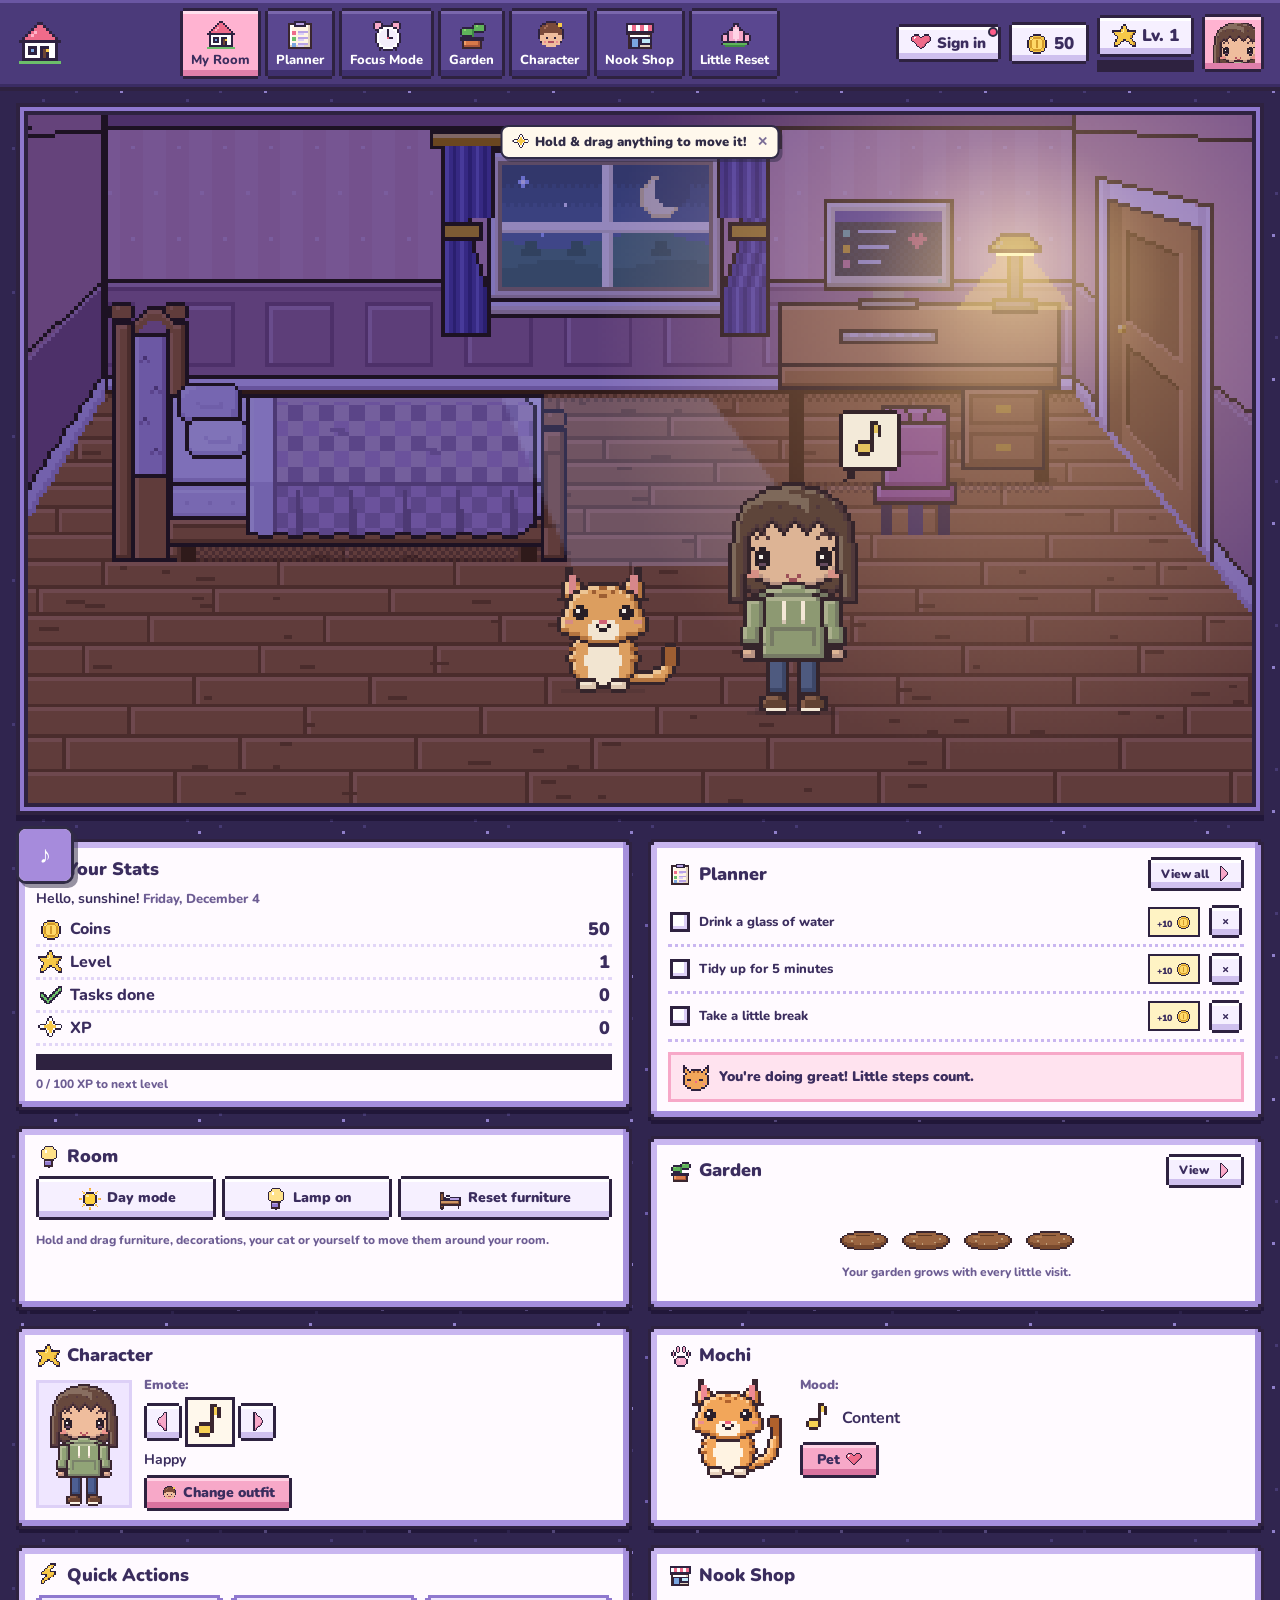
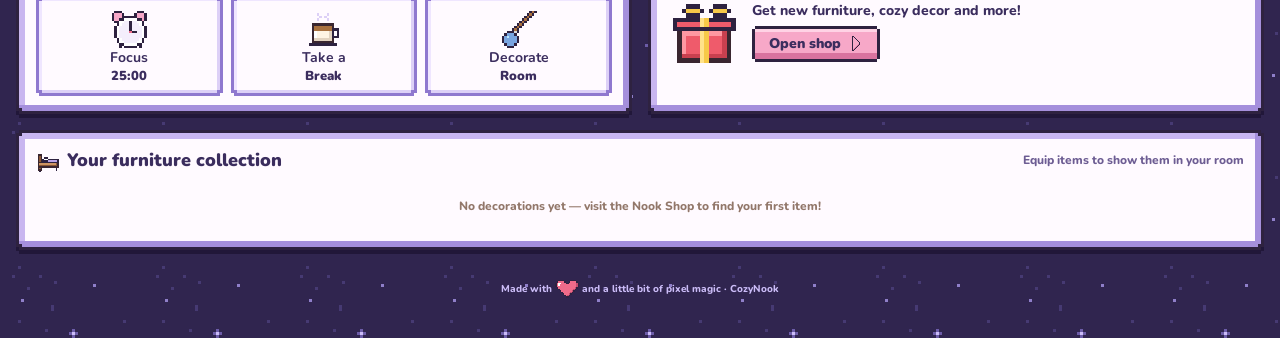
<file: index.html>
<!DOCTYPE html>
<html lang="en">
<head>
  <meta charset="UTF-8">
  <meta name="viewport" content="width=device-width, initial-scale=1.0">
  <meta name="theme-color" content="#4b3a7a">
  <title>CozyNook — A cozy little space to plan, focus, and grow</title>
  <meta name="google-site-verification" content="I6PGyrxd_SLPix0votvFx-llbi_K5nwQzPLFlsGNM30" />
  <meta name="description" content="CozyNook is a free pixel-art planner and study game. Plan your tasks, focus with calm lo-fi music, grow a garden, play daily word games and decorate your cozy room with your cat.">
  <link rel="canonical" href="https://cozynookstudygame.github.io/CozyNook/">
  <link rel="icon" type="image/png" href="assets/favicon.png">
  <link rel="apple-touch-icon" href="assets/icon-192.png">
  <meta property="og:type" content="website">
  <meta property="og:site_name" content="CozyNook">
  <meta property="og:title" content="CozyNook: a cozy pixel planner &amp; study game">
  <meta property="og:description" content="CozyNook is a free pixel-art planner and study game. Plan your tasks, focus with calm lo-fi music, grow a garden, play daily word games and decorate your cozy room with your cat.">
  <meta property="og:url" content="https://cozynookstudygame.github.io/CozyNook/">
  <meta property="og:image" content="https://cozynookstudygame.github.io/CozyNook/assets/og-image.png">
  <meta property="og:image:width" content="1200">
  <meta property="og:image:height" content="630">
  <meta name="twitter:card" content="summary_large_image">
  <link rel="preconnect" href="https://fonts.googleapis.com">
  <link rel="preconnect" href="https://fonts.gstatic.com" crossorigin>
  <link href="https://fonts.googleapis.com/css2?family=Press+Start+2P&family=Pixelify+Sans:wght@500;700&family=Nunito:wght@400;600;700;800;900&display=swap" rel="stylesheet">
  <link rel="stylesheet" href="assets/ui/ui-icons.css?v=20261123f">
  <style>
    :root{--ink:#302b46;--muted:#69627f;--cream:#fffdf8;--paper:#fff;--pink:#ff729e;--peach:#ffad69;--sage:#8bd9bd;--green:#28a879;--lav:#aa8cff;--line:#d9d3f2;--shadow:0 8px 24px #302b4620;--blue:#69c9ff;--yellow:#ffe36e;--coral:#ff806e}
    *{box-sizing:border-box}body{margin:0;background-color:#f5efff;background-image:linear-gradient(90deg,#e7dcff55 1px,transparent 1px),linear-gradient(#e7dcff55 1px,transparent 1px);background-size:24px 24px;color:var(--ink);font-family:Nunito,system-ui,sans-serif}button,input,select{font:inherit}button{cursor:pointer;border:0;color:inherit}.pixel{font-family:'Press Start 2P',monospace;letter-spacing:-.7px}.panel-head h3,.welcome h2,.side-label,.nav,.primary-btn,.soft-btn,.tiny-btn,.pill,.room-caption{font-family:'Press Start 2P',monospace}.welcome h2{font-size:15px;line-height:1.8}.panel-head h3{font-size:10px;line-height:1.7}.nav{font-size:9px;line-height:1.7}.primary-btn,.soft-btn,.tiny-btn{font-size:9px;line-height:1.7;border-radius:5px;border:2px solid #302b46;box-shadow:3px 3px 0 #302b46}.primary-btn{background:#23b985;color:#fff}.soft-btn{background:#ffe36e}.tiny-btn{background:#ffb1cf}.pill{font-size:9px;border:2px solid #302b46;border-radius:5px}.panel,.sidebar,.topbar{border:3px solid #302b46;border-radius:8px;box-shadow:5px 5px 0 #302b4630}.panel{background:#fffdf8}.sidebar{background:#fff7fb}.topbar{background:#fffdf8}.room{border:4px solid #302b46;border-radius:5px;box-shadow:5px 5px 0 #302b4630}.app{max-width:1450px;margin:auto;padding:18px}.topbar{display:flex;align-items:center;justify-content:space-between;gap:16px;padding:12px 18px;background:var(--cream);border:2px solid #e8d8c5;border-radius:18px;box-shadow:var(--shadow)}.brand{display:flex;align-items:center;gap:12px}.brand-icon{width:48px;height:48px;display:grid;place-items:center;background:#f5d8c7;border:2px solid #d9b6a2;border-radius:12px;font-size:26px;image-rendering:pixelated}.brand h1{font-size:15px;margin:0 0 6px}.brand small{color:var(--muted);font-weight:800}.top-actions{display:flex;align-items:center;gap:10px;flex-wrap:wrap}.pill{padding:9px 13px;border-radius:12px;background:#f7eddf;font-weight:900;font-size:13px}.avatar-mini{background:#e8d9ef}.layout{display:grid;grid-template-columns:220px minmax(0,1fr);gap:18px;margin-top:18px}.sidebar,.panel{background:var(--cream);border:2px solid #e8d8c5;border-radius:18px;box-shadow:var(--shadow)}.sidebar{padding:14px;height:max-content;position:sticky;top:16px}.side-label{font-size:9px;color:#aa9585;margin:8px 8px 12px}.nav{display:flex;align-items:center;gap:10px;width:100%;padding:12px;border-radius:12px;background:transparent;text-align:left;font-weight:900;margin:3px 0}.nav span{font-size:19px;width:24px;text-align:center}.nav.active,.nav:hover{background:#f2dfd1}.sidebar-note{margin-top:20px;padding:13px;background:#edf2e6;border-radius:13px;font-size:12px;line-height:1.5;font-weight:800}.main{min-width:0}.view{display:none}.view.active{display:block}.welcome{display:flex;justify-content:space-between;align-items:end;gap:15px;margin:2px 2px 15px}.welcome h2{font-size:24px;margin:0 0 5px}.welcome p{margin:0;color:var(--muted);font-weight:800}.date-label{font-size:12px;color:var(--muted);font-weight:900}.dashboard-grid{display:grid;grid-template-columns:minmax(0,1.65fr) minmax(260px,1fr);gap:16px}.panel{padding:17px;margin-bottom:16px}.panel-head{display:flex;justify-content:space-between;align-items:center;gap:10px;margin-bottom:13px}.panel-head h3{font-size:14px;margin:0}.subtle{font-size:11px;color:var(--muted);font-weight:800}.room{min-height:390px;position:relative;overflow:hidden;border:3px solid #d7b99f;border-radius:14px;background:linear-gradient(#d8e7e3 0 68%,#bd987d 68% 70%,#d7b493 70%);image-rendering:pixelated}.room:before{content:"";position:absolute;left:8%;top:10%;width:27%;height:38%;background:#b5d1d0;border:9px solid #f5e8d5;box-shadow:inset 0 0 0 4px #8fb6b1}.room:after{content:"";position:absolute;left:21%;top:10%;height:38%;width:4px;background:#f5e8d5;box-shadow:0 68px 0 -1px #f5e8d5}.room-sun{position:absolute;right:12%;top:9%;font-size:30px}.room-shelf{position:absolute;right:7%;top:37%;width:27%;height:9px;background:#9a6e50;box-shadow:0 9px #c18d68}.plant{position:absolute;right:12%;top:27%;font-size:35px}.room-bed{position:absolute;left:31%;bottom:13%;width:42%;height:105px;background:#c88f87;border:7px solid #9b6e66;border-radius:8px 8px 3px 3px;box-shadow:0 14px 0 #9c765e}.bed-pillow{position:absolute;left:8%;top:10px;width:25%;height:30px;background:#f9e9d5;border:4px solid #d8c2a8;border-radius:5px}.bed-blanket{position:absolute;right:0;top:0;width:64%;height:100%;background:#d5b6d9;border-left:5px solid #ad92b5}.rug{position:absolute;left:25%;bottom:7%;width:55%;height:28px;background:#e9c99e;border:4px solid #c99d77;border-radius:50%}.desk{position:absolute;right:6%;bottom:21%;width:22%;height:13px;background:#a97754;box-shadow:0 58px 0 -3px #8d674d}.desk:after{content:"";position:absolute;left:12%;top:10px;width:9px;height:52px;background:#8d674d;box-shadow:115px 0 #8d674d}.character{position:absolute;z-index:3;left:47%;bottom:29%;font-size:58px;filter:drop-shadow(3px 4px 0 #765d4c40);animation:bob 2.4s ease-in-out infinite}.room-decor{position:absolute;inset:0;z-index:8;pointer-events:none}.room-decor-item{position:absolute;font-size:35px;line-height:1;filter:drop-shadow(3px 3px 0 #302b4670);animation:bob 3s ease-in-out infinite;image-rendering:pixelated;pointer-events:auto;touch-action:none;cursor:grab;z-index:10;user-select:none}.room-decor-item:active,.room-decor-item.is-dragging{cursor:grabbing;transform:translate(-50%,-50%) scale(1.16);animation:none;z-index:20;filter:drop-shadow(4px 5px 0 #302b4670)}.room-bed,.desk,.room-shelf,.plant,.rug,.character{z-index:4}.room-caption{z-index:9;font-size:8px}.room:before,.room:after{z-index:1}.room-caption{position:absolute;left:14px;bottom:12px;padding:8px 11px;background:#fff9e9df;border:2px solid #e5d0b9;border-radius:8px;font-size:10px;font-weight:900}.room-controls{display:flex;gap:8px;flex-wrap:wrap;margin-top:12px}.inventory-grid{display:grid;grid-template-columns:repeat(3,minmax(0,1fr));gap:9px}.inventory-item{background:#e9f8ff;border:2px solid #302b46;padding:10px;border-radius:6px;text-align:center}.inventory-item .emoji{font-size:27px}.inventory-item b{display:block;font-size:10px;margin:6px 0}.inventory-item button{font-family:'Press Start 2P',monospace;font-size:8px;padding:8px 5px;background:#b8f0d8;border:2px solid #302b46;border-radius:4px}.money-card{background:linear-gradient(135deg,#ffe36e,#ff9cba 55%,#a98bff);border:3px solid #302b46;border-radius:8px;padding:18px;box-shadow:5px 5px 0 #302b4630}.money-card h3{font-family:'Press Start 2P',monospace;font-size:12px;line-height:1.8}.money-card p{font-weight:800}.premium-perks{display:grid;grid-template-columns:repeat(3,1fr);gap:8px}.premium-perks div{background:#ffffffb8;border:2px solid #302b46;border-radius:6px;padding:10px;text-align:center;font-size:11px;font-weight:900}.coming-soon{background:#302b46;color:white;border-radius:5px;padding:10px;font-family:'Press Start 2P',monospace;font-size:8px}.soft-btn,.primary-btn,.tiny-btn{border-radius:10px;padding:10px 13px;font-weight:900;background:#f1e5d8}.primary-btn{background:#789a78;color:white}.pink-btn{background:#e8b2b0;color:#593f40}.soft-btn:hover,.primary-btn:hover,.tiny-btn:hover{filter:brightness(.96);transform:translateY(-1px)}.stats{display:grid;grid-template-columns:repeat(3,1fr);gap:9px}.stat{background:#f5ecdf;border-radius:12px;padding:12px}.stat b{display:block;font-size:19px}.stat small{font-size:10px;color:var(--muted);font-weight:900}.task-row{display:flex;align-items:center;gap:9px;padding:10px 0;border-bottom:1px dashed var(--line)}.task-row:last-child{border:0}.task-row input{accent-color:#789a78;width:17px;height:17px}.task-text{flex:1;font-weight:800;font-size:13px}.done .task-text{text-decoration:line-through;color:#ad9c8e}.tag{font-size:9px;padding:5px 7px;border-radius:7px;background:#e9e1f0;font-weight:900}.add-row{display:flex;gap:7px;margin-top:12px}.add-row input,.text-input{min-width:0;flex:1;border:2px solid var(--line);border-radius:10px;padding:10px;background:#fffdf8;outline:none;color:var(--ink)}.add-row input:focus,.text-input:focus{border-color:#b9cba9}.empty{padding:18px;text-align:center;color:var(--muted);font-size:12px;font-weight:800}.timer-face{background:#edf1e7;border-radius:14px;padding:18px;text-align:center}.timer-time{font-size:38px;font-weight:900;letter-spacing:2px;margin:6px}.timer-actions{display:flex;justify-content:center;gap:8px;margin-top:10px}.progress{height:9px;background:#e8dfd1;border-radius:20px;overflow:hidden;margin-top:12px}.progress>i{display:block;height:100%;width:0;background:#89a982;transition:width .3s}.garden-grid{display:grid;grid-template-columns:repeat(4,1fr);gap:10px}.garden-plot{min-height:110px;background:#edf0e2;border:2px dashed #b5c59e;border-radius:12px;display:flex;flex-direction:column;align-items:center;justify-content:center;gap:6px;font-size:30px}.garden-plot small{font-size:10px;font-weight:900;color:#758568}.garden-plot button{background:#dce8cf;border-radius:8px;padding:5px 8px;font-size:10px;font-weight:900}.shop-grid,.choice-grid{display:grid;grid-template-columns:repeat(3,1fr);gap:10px}.shop-item,.choice{padding:12px;border-radius:12px;background:#f5ecdf;text-align:center}.shop-item .emoji,.choice .emoji{font-size:30px}.shop-item b,.choice b{display:block;font-size:12px;margin:5px}.shop-item small,.choice small{font-size:10px;color:var(--muted);font-weight:800}.shop-item button{display:block;width:100%;margin-top:8px;padding:8px;background:#e4d7c9;border-radius:8px;font-size:11px;font-weight:900}.choice{border:2px solid transparent;cursor:pointer}.choice.selected{border-color:#8da982;background:#edf2e6}.choice:hover{border-color:#d2b2a0}.section-title{font-size:15px;margin:4px 0 12px}.reset-card{background:#f1e8f4;padding:18px;border-radius:14px;text-align:center}.reset-card .big{font-size:46px}.reset-card p{font-size:13px;font-weight:800;color:var(--muted)}.toast{position:fixed;bottom:20px;left:50%;transform:translate(-50%,20px);background:#51433f;color:white;padding:12px 18px;border-radius:12px;font-size:13px;font-weight:900;opacity:0;pointer-events:none;transition:.25s;z-index:20}.toast.show{opacity:1;transform:translate(-50%,0)}.footer{text-align:center;color:#a28e7f;font-size:10px;font-weight:800;padding:12px}.mobile-nav{display:none}@keyframes bob{0%,100%{transform:translateY(0)}50%{transform:translateY(-6px)}}@media(max-width:850px){.layout{grid-template-columns:1fr}.sidebar{display:none}.mobile-nav{display:flex;position:sticky;bottom:8px;z-index:10;background:#fffaf0ed;border:2px solid #e8d8c5;border-radius:15px;padding:5px;justify-content:space-around;box-shadow:var(--shadow);margin-top:12px}.mobile-nav .nav{width:auto;flex-direction:column;gap:2px;padding:7px;font-size:9px}.mobile-nav .nav span{font-size:18px}.dashboard-grid{grid-template-columns:1fr}.room{min-height:330px}}@media(max-width:520px){.app{padding:9px}.topbar{padding:10px}.brand h1{font-size:11px}.brand small{font-size:10px}.brand-icon{width:40px;height:40px}.top-actions .pill{padding:7px;font-size:11px}.welcome h2{font-size:19px}.welcome{align-items:start;flex-direction:column}.stats{grid-template-columns:repeat(3,1fr)}.stat{padding:9px}.stat b{font-size:16px}.panel{padding:13px}.room{min-height:280px}.room-bed{height:85px}.character{font-size:47px}.garden-grid{grid-template-columns:repeat(2,1fr)}.shop-grid,.choice-grid{grid-template-columns:repeat(2,1fr)}}
  .weather-badge{position:absolute;left:9%;top:4%;z-index:3;background:#fff4bd;border:3px solid #302b46;padding:6px 9px;font-family:'Press Start 2P',monospace;font-size:7px;box-shadow:3px 3px 0 #302b4640}.room-shelf{z-index:5;border:3px solid #654b3d;height:12px;box-shadow:0 7px 0 #b98154}.room-shelf span{position:absolute;bottom:10px;left:8px;font-size:24px;white-space:nowrap}.desk{z-index:5}.desk-computer{position:absolute;bottom:13px;left:18%;font-size:27px;filter:drop-shadow(2px 2px 0 #302b4660)}.desk-books{position:absolute;bottom:13px;right:7%;font-size:20px}.desk-chair{position:absolute;z-index:4;right:11%;bottom:14%;font-size:35px;filter:drop-shadow(3px 3px 0 #302b4650)}.room-cat{position:absolute;z-index:6;left:13%;bottom:9%;font-size:39px;filter:drop-shadow(3px 3px 0 #302b4650);animation:bob 2.8s ease-in-out infinite}.character{left:72%;bottom:24%;font-size:49px;z-index:7}.room-decor{z-index:9}.room-decor-item{z-index:10}.room-decor-item.is-dragging{z-index:20}
/* CozyNook illustrated-room redesign */
:root{--ink:#59443f;--muted:#92776a;--cream:#fff8ed;--paper:#fffaf2;--pink:#e99aa5;--peach:#e8b99a;--sage:#9eae82;--green:#6f8967;--lav:#b9a0c7;--line:#ead5c3;--shadow:0 5px 18px #8b68501c}
body{background:#f8eee0;background-image:radial-gradient(#d8b99a35 1px,transparent 1px),linear-gradient(135deg,#fff7eb,#f6eadb);background-size:9px 9px,auto;color:var(--ink)}
.app{max-width:1680px;padding:0 22px 20px}
.topbar{background:#fff6e9;border:2px solid #d9b59a;border-radius:0 0 18px 18px;box-shadow:0 4px 0 #b88e7040;padding:13px 20px}
.brand-icon{background:#f7dfc8;border:2px solid #bd9678;border-radius:12px;box-shadow:inset 0 0 0 3px #fff0dc}
.brand h1{font-size:16px;color:#5b4038}
.layout{grid-template-columns:245px minmax(0,1fr);gap:20px;margin-top:16px}
.sidebar{background:#fff5e8;border:2px solid #d9b99e;border-radius:17px;box-shadow:0 5px 0 #b88e7030;padding:16px;min-height:calc(100vh - 115px)}
.side-label{font-family:Nunito,sans-serif;font-size:12px;letter-spacing:1.5px;color:#9c735d}
.nav{font-family:Nunito,sans-serif;font-size:15px;letter-spacing:0;font-weight:900;color:#5d4941;padding:13px 12px;border:1px solid transparent;border-radius:12px}
.nav span{font-size:23px}
.nav.active,.nav:hover{background:#e8ead5;border:1px solid #a8b18a;box-shadow:inset 0 0 0 2px #f9f5e8}
.sidebar-note{background:#f8e6d4;border:1px dashed #c89f80;border-radius:12px;color:#76594b;font-size:13px;padding:14px}
.main{min-width:0}.welcome{align-items:center;margin:5px 4px 16px}
.welcome h2{font-family:'Press Start 2P',monospace;font-size:21px;line-height:1.7;color:#75594e}
.welcome p{font-size:15px;color:#866b5d}
.date-label{background:#fff2df;border:2px solid #dfbea2;border-radius:12px;padding:10px 14px;color:#73594e}
.dashboard-grid{display:flex;flex-direction:column;gap:0}
.dashboard-grid>div:first-child{display:contents}
.dashboard-grid>div:last-child{display:grid;grid-template-columns:repeat(3,minmax(0,1fr));gap:14px;align-items:stretch}
.dashboard-grid>div:last-child>.panel{margin-bottom:16px}
.dashboard-grid>div:first-child>.panel:first-child{order:0}
.dashboard-grid>div:first-child>.panel:nth-child(2){order:2}
.dashboard-grid>div:first-child>.panel:nth-child(3){order:4}
.dashboard-grid>div:last-child>.panel:nth-child(1){order:1}
.dashboard-grid>div:last-child>.panel:nth-child(2){order:3}
.dashboard-grid>div:last-child>.panel:nth-child(3){order:5}
.panel,.sidebar{background:#fff9f0;border:2px solid #dfc2a9;border-radius:16px;box-shadow:0 4px 0 #bd997b2b}
.panel{padding:16px}.panel-head h3{font-family:Nunito,sans-serif;font-size:16px;font-weight:1000;color:#72564b}
.subtle{font-size:12px;color:#987b6d}
.room{min-height:390px;border:4px solid #9ba17e;border-radius:13px;box-shadow:0 5px 0 #76604a35;background:linear-gradient(180deg,#f6d9c8 0%,#f2d8cb 66%,#b7a17c 66%,#9e805f 100%);isolation:isolate}
.room:before{left:27%;top:7%;width:33%;height:48%;border:10px solid #f7ead6;border-radius:4px;background:linear-gradient(180deg,#8fc1db 0 55%,#d5e8b0 56% 100%);box-shadow:inset 0 0 0 4px #b78b6d,0 5px 0 #b98d70}
.room:after{left:43%;top:7%;height:48%;width:5px;background:#f7ead6;box-shadow:0 0 0 2px #c89d7e,80px 0 0 -1px #f7ead6}
.room-sun{right:42%;top:10%;font-size:28px;filter:drop-shadow(2px 2px #fff1c2)}
.room-shelf{right:3%;top:10%;width:20%;height:12px;background:#a97855;border:3px solid #805c48;box-shadow:0 7px 0 #d3a17b}
.room-shelf span{font-size:25px}.plant{right:24%;top:25%;font-size:39px}
.room-bed{left:5%;bottom:12%;width:39%;height:115px;background:#8e829f;border:6px solid #765d61;border-radius:9px 9px 3px 3px;box-shadow:0 12px 0 #987b61}
.bed-pillow{background:#fff0df;border:4px solid #d8b99e}.bed-blanket{background:#b6c29b;border-left:5px solid #8d9c79}
.rug{left:22%;bottom:5%;width:52%;height:35px;background:#e7c6b1;border:4px solid #bd947b}
.desk{right:7%;bottom:20%;width:30%;height:15px;background:#a97855;box-shadow:0 74px 0 -3px #8d674d}
.desk:after{left:9%;top:10px;width:10px;height:67px;background:#8d674d;box-shadow:230px 0 #8d674d}
.desk-computer{bottom:16px;left:30%;font-size:35px}.desk-books{bottom:16px;font-size:23px}
.desk-chair{right:16%;bottom:12%;font-size:43px}.room-cat{left:24%;bottom:19%;font-size:42px;z-index:8}
.character{left:64%;bottom:29%;font-size:64px;filter:drop-shadow(3px 4px 0 #765d4c40)}
.room-caption{left:14px;bottom:13px;background:#fff3df;border:2px dashed #cda98b;color:#71584b;font-family:Nunito,sans-serif;font-size:13px}
.weather-badge{left:2%;top:4%;background:#fff1c9;border:2px solid #b99a73;color:#79614a;font-family:Nunito,sans-serif;font-weight:1000;font-size:10px;border-radius:8px}
.room-decor-item{filter:drop-shadow(2px 3px 0 #745d4b45)}
.inventory-grid{grid-template-columns:repeat(4,minmax(0,1fr))}
.inventory-item{background:#fff0df;border:1px solid #dcb99c;border-radius:12px}
.inventory-item button{font-family:Nunito,sans-serif;font-size:11px;font-weight:1000;background:#dfe7cf;border:1px solid #9ba77f;border-radius:8px}
.stats{gap:12px}.stat{background:#fff0df;border:1px dashed #d9b99c;border-radius:12px;padding:14px}
.stat b{font-family:'Press Start 2P',monospace;font-size:18px;color:#5c4842}
.stat small{font-size:11px;color:#8c7162}
.timer-face{background:#edf0df;border:1px solid #c8d0b2;border-radius:13px}
.task-row{border-bottom:1px dashed #e6cdb8}.task-row input{accent-color:#84966d}
.primary-btn,.soft-btn,.tiny-btn{font-family:Nunito,sans-serif;font-size:12px;letter-spacing:0;border:1px solid #87966f;box-shadow:0 3px 0 #89957845;border-radius:9px}
.primary-btn{background:#91a477;color:#fff}.soft-btn{background:#f6dfc9;color:#735348;border-color:#d1a98a}
.tiny-btn{background:#f4e6d5;color:#72564b;border-color:#d9b99e}
.shop-item,.choice{background:#fff0df;border:1px solid #dfc2a9;border-radius:13px}
.choice.selected{background:#e8eddc;border-color:#8d9d76}
.mobile-nav{background:#fff6e9;border-color:#d9b99e}.footer{color:#a28470}
@media(max-width:850px){.app{padding:0 12px 14px}.layout{grid-template-columns:1fr}.sidebar{display:none}.dashboard-grid>div:last-child{grid-template-columns:1fr}.room{min-height:340px}}
@media(max-width:520px){.welcome h2{font-size:15px}.room{min-height:290px}.room-bed{height:88px}.character{font-size:48px}.inventory-grid{grid-template-columns:repeat(2,minmax(0,1fr))}}


/* Interactive bedside lighting */
.room-lamp-glow{position:absolute;inset:0;z-index:3;pointer-events:none;opacity:0;transition:opacity .45s ease;background:radial-gradient(ellipse 34% 48% at 77% 63%,#ffe7a65c 0%,#ffe7a62b 42%,transparent 78%),radial-gradient(ellipse 22% 35% at 18% 72%,#ffdc9b35 0%,transparent 75%);mix-blend-mode:screen}
.room.lamp-on .room-lamp-glow{opacity:1}
.room.lamp-on.room-night .room-lamp-glow{opacity:1;background:radial-gradient(ellipse 40% 58% at 77% 63%,#ffdc8c9c 0%,#ffca673b 48%,transparent 82%),radial-gradient(ellipse 25% 38% at 18% 72%,#ffd48a58 0%,transparent 76%)}
.room.lamp-on.room-night .room-art{filter:brightness(.68) saturate(.9)}
.room.room-night .room-lamp-glow{transition:opacity .45s ease}
/* CozyNook room ambience */
.room.room-night .room-art{filter:brightness(.62) saturate(.82) hue-rotate(13deg)}
.room.room-night:after{content:"";position:absolute;inset:0;pointer-events:none;z-index:3;background:linear-gradient(180deg,#20294b32,#28305222);mix-blend-mode:multiply}
.room.room-night .room-caption{background:#e7e7f5;color:#39415f;border-color:#9ba6c9}
.room.room-night .room-decor{filter:brightness(.82)}
.room.room-night #roomCharacter{filter:drop-shadow(0 0 8px #ffe9a566)}
.room.room-night:before{content:"✦  ·   ✧      ·  ✦";position:absolute;top:8%;right:8%;z-index:4;color:#fff4bd;font-size:22px;letter-spacing:12px;pointer-events:none;text-shadow:0 0 8px #fff}
.room.room-day .room-art{filter:none}
/* Original illustrated bedroom artwork (not emoji placeholders) */
.room{position:relative;display:block;overflow:hidden;padding:0!important;min-height:360px;height:clamp(320px,37vw,480px);background:#efd8c5!important;border:5px solid #9aa17d!important;box-shadow:0 5px 0 #76604a35!important;isolation:isolate}.room:before,.room:after{display:none!important}.room-art{display:block;width:100%;height:100%;image-rendering:pixelated;shape-rendering:crispEdges}.room-decor{position:absolute;inset:0;pointer-events:none;z-index:5}.room-decor-item{pointer-events:auto;font-size:32px;touch-action:none}@media(max-width:520px){.room{height:285px;min-height:285px}}

/* Illustrated shop and inventory item sprites */
.item-art-wrap{height:94px;display:grid;place-items:center;margin:4px auto 9px;background:linear-gradient(145deg,#fff7e9,#f2dfcf);border:1px solid #dfc2a9;border-radius:12px}.item-art{width:82px;height:82px;image-rendering:pixelated;shape-rendering:crispEdges;filter:drop-shadow(2px 3px 0 #785d4a35)}.room-decor-item{width:68px;height:68px;display:block;cursor:grab;background:#fff0dfd9;border:2px solid #c99f80;border-radius:12px;padding:3px;box-shadow:0 3px 0 #76574440}.room-decor-item .item-art{width:100%;height:100%}.room-decor-item.is-dragging{cursor:grabbing;z-index:20;transform:translate(-50%,-50%) scale(1.12)!important;filter:drop-shadow(0 7px 7px #60483f55)}.inventory-item{padding:9px;text-align:center}.shop-item{padding:12px;text-align:center}
.character-sprite{position:absolute;z-index:7;left:78%;top:58%;width:118px;height:148px;transform:translate(-50%,-50%);pointer-events:none;image-rendering:pixelated;background-image:url('assets/cozynook-sprite-atlas.png');background-size:400% 300%;background-repeat:no-repeat;background-position:100% 0%;filter:drop-shadow(3px 4px 0 #60483f55);animation:avatarIdle 2.8s steps(2,end) infinite}.character-sprite[data-gender="boy"]{background-position:100% 50%}.character-sprite[data-emote]:before{content:attr(data-emote-icon);position:absolute;right:-17px;top:-25px;min-width:29px;height:29px;padding:2px 4px;display:grid;place-items:center;background:#fff8e9;border:2px solid #8e6c5a;border-radius:9px 9px 9px 2px;box-shadow:2px 2px 0 #60483f55;font-family:system-ui,sans-serif;font-size:19px;line-height:1;animation:emoteFloat 2.2s ease-in-out infinite;pointer-events:none}.character-sprite[data-emote=happy]:before{content:'😊'}.character-sprite[data-emote=love]:before{content:'🥰'}.character-sprite[data-emote=excited]:before{content:'🤩'}.character-sprite[data-emote=sleepy]:before{content:'😴'}.character-sprite[data-emote=cool]:before{content:'😎'}.character-sprite[data-emote=shy]:before{content:'☺️'}@keyframes emoteFloat{0%,100%{transform:translateY(0) rotate(-4deg)}50%{transform:translateY(-5px) rotate(4deg)}}.character-sprite:after{content:'✦';position:absolute;right:-8px;top:10px;color:#f5c85e;font-size:18px;text-shadow:1px 1px 0 #9c7650;animation:characterTwinkle 2.4s steps(2,end) infinite}@keyframes characterTwinkle{0%,100%{opacity:.25;transform:translateY(3px) scale(.75)}50%{opacity:1;transform:translateY(-5px) scale(1.08)}}.character-sprite.is-walking[data-gender="girl"]{animation:spriteWalkGirl .64s steps(4,end) infinite}.character-sprite.is-walking[data-gender="boy"]{animation:spriteWalkBoy .64s steps(4,end) infinite}@keyframes spriteWalkGirl{0%,100%{background-position:100% 0%}50%{background-position:66.6667% 0%}}@keyframes spriteWalkBoy{0%,100%{background-position:100% 50%}50%{background-position:66.6667% 50%}}#oldCharacter{opacity:0}#sleepyCat{transform-box:fill-box;transform-origin:center;animation:catBreath 3.2s steps(3,end) infinite}#sleepyCat:focus,#sleepyCat:focus-visible{outline:none;filter:none}#sleepyCat svg,#sleepyCat image{outline:none;user-select:none;-webkit-tap-highlight-color:transparent}#sleepyCat svg{transform-box:fill-box;transform-origin:center bottom;animation:catPurr 2.6s ease-in-out infinite}@keyframes catPurr{0%,100%{transform:translateY(0) rotate(0)}35%{transform:translateY(-2px) rotate(-1deg)}70%{transform:translateY(0) rotate(1deg)}}.room.cat-happy #sleepyCat svg{animation:catPurr .42s ease-in-out 2}@keyframes catBreath{0%,100%{transform:translateY(0) scaleY(1)}50%{transform:translateY(-2px) scaleY(1.025)}}@keyframes avatarIdle{0%,100%{transform:translate(-50%,-50%) translateY(0)}50%{transform:translate(-50%,-50%) translateY(-3px)}}.avatar-options{margin-top:18px;padding-top:14px;border-top:1px dashed #dfc2a9}.avatar-options .section-title{font-size:13px;margin:12px 0 8px}.choice-swatch{height:28px;width:100%;border:2px solid #8d796a;border-radius:7px}@media(max-width:520px){.character-sprite{width:84px;height:105px;left:78%;top:59%}}.blanket-preview.gingham{background-image:linear-gradient(90deg,#ffffff55 50%,transparent 50%),linear-gradient(#ffffff55 50%,transparent 50%);background-size:12px 12px}.blanket-preview.stars{background-image:radial-gradient(circle at 25% 30%,#fff1b8 2px,transparent 3px),radial-gradient(circle at 75% 70%,#fff1b8 2px,transparent 3px);background-size:18px 18px}.blanket-preview.hearts{background-image:radial-gradient(circle at 35% 40%,#f8e7e1 3px,transparent 4px),radial-gradient(circle at 65% 65%,#f8e7e1 3px,transparent 4px);background-size:16px 16px}.blanket-preview.stripes{background-image:repeating-linear-gradient(0deg,transparent 0 7px,#ffffff66 7px 11px)}.blanket-preview.plain{background-image:none}#sleepyCat path:nth-of-type(3){animation:catBlink 5.4s steps(1,end) infinite;transform-origin:center}@keyframes catBlink{0%,89%,100%{opacity:1}91%,94%{opacity:.08}}#sleepyCat .cat-tail{transform-box:fill-box;transform-origin:0% 50%;animation:tailFlick 4.5s ease-in-out infinite}@keyframes tailFlick{0%,78%,100%{transform:rotate(0)}84%{transform:rotate(-13deg)}90%{transform:rotate(7deg)}}#sleepyCat{transform-box:fill-box;transform-origin:center bottom} .room.cat-happy #sleepyCat{animation:catHappy .72s ease-in-out 1} @keyframes catHappy{0%,100%{transform:translateY(0) scale(1)}28%{transform:translateY(-10px) scale(1.035)}55%{transform:translateY(0) scale(.99)}78%{transform:translateY(-5px) scale(1.02)}} #catHearts{opacity:0;pointer-events:none;transform-box:fill-box;transform-origin:center; transform:translateY(9px) scale(.65)} .room.cat-happy #catHearts{animation:heartPop 1s ease-out forwards} @keyframes heartPop{0%{opacity:0;transform:translateY(10px) scale(.55)}22%{opacity:1;transform:translateY(-2px) scale(1.08)}75%{opacity:1;transform:translateY(-17px) scale(1)}100%{opacity:0;transform:translateY(-28px) scale(.9)}}
/* ---- Pixel sprite engine (assets/sprites.js) ---- */
.room{aspect-ratio:320/180;min-height:0!important;height:auto;background:#f6e2b8!important}
.room-art{position:absolute;inset:0;width:100%;height:100%}
.sprite-canvas{display:block;width:100%;height:100%;image-rendering:pixelated;image-rendering:crisp-edges}
.character-sprite{background:none!important;animation:none!important;filter:none!important;left:64.375%;top:auto;bottom:8.571%;width:14.375%;height:auto;aspect-ratio:46/62;transform:translateX(-50%);pointer-events:auto;cursor:pointer;z-index:7}
.character-sprite:before,.character-sprite:after{display:none!important;content:none!important}
.cat-sprite{position:absolute;z-index:6;left:47%;bottom:16%;width:15%;aspect-ratio:48/50;transform:translateX(-50%);cursor:pointer;outline:none;-webkit-tap-highlight-color:transparent}
#sleepyCat,.room.cat-happy #sleepyCat{animation:none!important}
.cat-sprite:focus-visible{outline:3px dashed #f5c85e;outline-offset:2px;border-radius:8px}
.room.room-night .sprite-canvas{filter:brightness(.72) saturate(.85)}
.room.room-night.lamp-on .sprite-canvas{filter:brightness(.86) saturate(.9) sepia(.12)}
.avatar-mini{display:grid;place-items:center;overflow:hidden}
.avatar-mini .portrait-canvas{width:30px;height:28px}
.cat-choice-grid .choice canvas{width:64px;height:56px;margin:0 auto 4px}
@media(max-width:520px){.character-sprite{width:14.375%;height:auto}}
.room-art{image-rendering:pixelated;image-rendering:crisp-edges}
.pixel-decor{display:block;width:96px;height:72px;background-image:url('assets/room/decor.png');background-size:2000% 100%;background-repeat:no-repeat;image-rendering:pixelated;image-rendering:crisp-edges;filter:none}
.room-decor-item{width:10%!important;height:auto!important;aspect-ratio:32/24;background:none!important;border:0!important;padding:0!important;box-shadow:none!important;border-radius:0!important;animation:none!important;filter:drop-shadow(0 2px 0 rgba(58,38,48,.25))!important}
.room-decor-item .pixel-decor{width:100%;height:100%}
.room-decor-item.is-dragging{filter:drop-shadow(0 6px 4px rgba(58,38,48,.35))!important}
.room.room-night .room-decor-item{filter:brightness(.78) drop-shadow(0 2px 0 rgba(58,38,48,.25))!important}
.room.room-night .room-decor-item:has(.pixel-decor-lights),.room.room-night .room-decor-item:has(.pixel-decor-moon){filter:brightness(1.05) drop-shadow(0 0 6px rgba(255,214,120,.7))!important}
.room-hotspot{position:absolute;z-index:4;cursor:pointer;border-radius:6px;outline:none;-webkit-tap-highlight-color:transparent}
.room-hotspot:hover{background:rgba(255,246,214,.14);box-shadow:inset 0 0 0 2px rgba(255,240,190,.45)}
.room-hotspot:focus-visible{box-shadow:inset 0 0 0 3px #f5c85e}
.room-lamp-glow{background:radial-gradient(ellipse 22% 42% at 92.5% 52%,#ffdc8c88 0%,#ffca6733 50%,transparent 80%)!important}
.room.room-night .room-art{filter:brightness(.62) saturate(.85) hue-rotate(8deg)}

/* ---- layering: furniture sits behind the walking character ---- */
.room-decor{z-index:5!important}
.room-decor:has(.is-dragging){z-index:20!important}
/* ---- pixel garden ---- */
.garden-sprite{display:block;width:96px;height:96px;background-image:url('assets/room/garden.png');background-size:600% 100%;background-repeat:no-repeat;image-rendering:pixelated;image-rendering:crisp-edges}
.garden-plot{background:linear-gradient(#e7f2d6,#d6e8bf);border-style:solid}
.garden-sprout{animation:sproutSway 1.6s steps(2,end) infinite;transform-origin:50% 80%}
@keyframes sproutSway{0%,100%{transform:rotate(-3deg)}50%{transform:rotate(3deg)}}
.garden-plot.just-bloomed .garden-sprite{animation:bloomPop .7s ease-out}
.garden-plot.just-bloomed:after{content:'';position:absolute;width:48px;height:48px;margin-top:-60px;margin-left:60px;background-image:url('assets/room/garden.png');background-size:600% 100%;background-position:100% 0;image-rendering:pixelated;animation:canPour 1s ease-out forwards;pointer-events:none}
.garden-plot{position:relative}
@keyframes bloomPop{0%{transform:scale(.4) translateY(20px)}60%{transform:scale(1.15)}100%{transform:scale(1)}}
@keyframes canPour{0%{opacity:0;transform:rotate(0)}20%{opacity:1;transform:rotate(-25deg)}80%{opacity:1;transform:rotate(-25deg)}100%{opacity:0;transform:rotate(0)}}
.garden-can-mini{display:inline-block;width:18px;height:18px;vertical-align:-5px;margin-right:3px}
#homeGarden{display:flex;justify-content:center;gap:6px;font-size:0!important}
.garden-sprite.mini{width:56px;height:56px;animation:none}
@media (prefers-reduced-motion: reduce){.garden-sprout,.garden-plot.just-bloomed .garden-sprite,.garden-plot.just-bloomed:after{animation:none}}

/* =====================================================================
   CozyNook pixel theme (v2) — frames/icons come from tools/build_ui.py
   ===================================================================== */
:root{--px-ink:#3b2d5e;--px-out:#2e2240;--px-lav:#b9a3e6;--px-pink:#f7a8c8}
html body{background:#30254f url('assets/ui/bg-stars.png') repeat!important;background-size:144px 144px!important;color:var(--px-ink)}
.app{max-width:1720px!important;padding:0 16px 24px!important}
.layout{display:block!important;margin-top:16px!important}
.sidebar{display:none!important}
.px-icon.mini{width:16px;height:16px;vertical-align:-3px}
.px-icon.big{width:72px;height:72px}
h2 .px-icon,h3 .px-icon{width:24px;height:24px}
/* ---- top bar ---- */
.topbar.px-topbar{position:sticky;top:0;z-index:60;display:flex;align-items:center;gap:14px;padding:8px 16px!important;margin:0 -16px!important;background:#4b3a7a!important;border:0!important;border-radius:0!important;box-shadow:inset 0 3px 0 #6a56a3,inset 0 -3px 0 #3a2c63,0 4px 0 var(--px-out)!important}
.brand{display:flex;align-items:center;gap:10px;min-width:0;flex:none}
.brand-ico{width:48px!important;height:48px!important}
.brand-title{font-family:'Pixelify Sans',monospace;font-weight:700;font-size:32px;line-height:1;margin:0;color:#fff;letter-spacing:1px;text-shadow:3px 0 var(--px-out),-3px 0 var(--px-out),0 3px var(--px-out),0 -3px var(--px-out),3px 3px var(--px-out),-3px 3px var(--px-out),3px -3px var(--px-out),-3px -3px var(--px-out),0 6px var(--px-out)}
.brand small{display:block;margin-top:6px;color:#e9ddff;font-weight:800;font-size:12px}
.top-nav{display:flex;gap:6px;margin:0 auto;flex-wrap:nowrap}
.top-nav .nav,.mobile-nav .nav{display:flex!important;flex-direction:column;align-items:center;justify-content:center;gap:2px;width:auto!important;min-width:86px;margin:0!important;padding:2px 6px!important;border:9px solid transparent!important;border-image:url('assets/ui/btn-nav.png') 9 fill stretch!important;background:none!important;color:#fff!important;font:800 13px/1.15 Nunito,sans-serif!important;letter-spacing:0!important;border-radius:0!important;box-shadow:none!important;cursor:pointer;white-space:nowrap}
.top-nav .nav .px-icon{width:32px;height:32px}
.top-nav .nav.active,.mobile-nav .nav.active{border-image-source:url('assets/ui/btn-nav-active.png')!important;color:var(--px-ink)!important}
.top-nav .nav:hover,.mobile-nav .nav:hover{filter:brightness(1.12)}
.top-nav .nav:active{transform:translateY(2px)}
.top-actions{display:flex;align-items:center;gap:8px;flex:none}
.top-actions .pill{display:flex;align-items:center;gap:6px;min-height:0;padding:0 6px!important;border:9px solid transparent!important;border-image:url('assets/ui/btn-cream.png') 9 fill stretch!important;background:none!important;border-radius:0!important;box-shadow:none!important;font:900 17px Nunito,sans-serif!important;color:var(--px-ink)!important}
.level-box{display:flex;flex-direction:column;gap:3px}
.top-xp{height:12px;background:var(--px-out);padding:3px}
.top-xp i{display:block;height:100%;width:0;background:#ffd23f;box-shadow:inset 0 2px #fff0a8;transition:width .4s steps(8)}
.top-actions .avatar-mini{width:62px;height:58px;padding:0!important;border-image-source:url('assets/ui/btn-nav-active.png')!important;cursor:pointer}
.avatar-mini .portrait-canvas{width:39px!important;height:36px!important}
/* ---- panels & cards ---- */
.panel{border:12px solid transparent!important;border-image:url('assets/ui/panel.png') 12 fill stretch!important;background:none!important;border-radius:0!important;box-shadow:none!important;padding:6px 8px!important;margin-bottom:16px!important;filter:drop-shadow(0 4px 0 rgba(18,10,36,.5))}
.panel-head,.pcard-head{display:flex;align-items:center;justify-content:space-between;gap:8px;margin-bottom:8px}
h3{font-family:Nunito,sans-serif!important;font-weight:900!important;font-size:18px!important;color:var(--px-ink)!important;display:flex;align-items:center;gap:7px;margin:0!important;line-height:1.3!important}
.subtle{color:#6d5d93!important}
.welcome h2{font-family:'Pixelify Sans',monospace!important;font-weight:700;font-size:30px!important;color:#fff!important;letter-spacing:1px;display:flex;align-items:center;gap:10px;text-shadow:3px 0 var(--px-out),-3px 0 var(--px-out),0 3px var(--px-out),0 -3px var(--px-out),0 6px var(--px-out)}
.welcome h2 .px-icon{width:36px;height:36px}
.welcome p{color:#e9ddff!important;font-weight:800}
.date-label{border:0!important;background:none!important;box-shadow:none!important;padding:0!important;color:#6d5d93;font-weight:800;font-size:13px}
.choice,.shop-item,.inventory-item,.garden-plot,.stat,.timer-face,.reset-card,.quick-tile{border:9px solid transparent!important;border-image:url('assets/ui/card.png') 9 fill stretch!important;background:none!important;border-radius:0!important;box-shadow:none!important}
.choice{padding:4px!important;cursor:pointer}
.choice.selected{border-image-source:url('assets/ui/btn-nav-active.png')!important}
.choice:hover,.quick-tile:hover{filter:brightness(1.04)}
.item-art-wrap{border:9px solid transparent!important;border-image:url('assets/ui/inset.png') 9 fill stretch!important;background:none!important;border-radius:0!important}
.choice-swatch,.blanket-preview{border:3px solid var(--px-out)!important;border-radius:0!important;box-shadow:inset 0 3px rgba(255,255,255,.35),inset 0 -3px rgba(0,0,0,.15)}
.choice-preview{display:block;margin:0 auto 4px;width:52px;height:48px}
.choice-preview.tall{width:48px;height:66px}
.emote-sprite{display:inline-block;width:36px;height:36px;background-image:url('assets/sprites/emote-icons.png');background-size:600% 100%;background-repeat:no-repeat;image-rendering:pixelated;image-rendering:crisp-edges;vertical-align:middle}
.choice .emote-sprite{display:block;margin:2px auto 4px}
/* ---- buttons ---- */
.primary-btn,.soft-btn,.tiny-btn,.garden-plot button,.shop-item button,.inventory-item button,.arrow-btn,#addTask,.duration{display:inline-flex;align-items:center;justify-content:center;gap:6px;border:9px solid transparent!important;border-image:url('assets/ui/btn-pink.png') 9 fill stretch!important;background:none!important;border-radius:0!important;box-shadow:none!important;padding:1px 8px!important;font:900 14px/1.2 Nunito,sans-serif!important;letter-spacing:0!important;color:var(--px-ink)!important;cursor:pointer;text-transform:none}
.soft-btn,.tiny-btn,.duration,.garden-plot button,.inventory-item button{border-image-source:url('assets/ui/btn-cream.png')!important}
.primary-btn:hover,.soft-btn:hover,.tiny-btn:hover,.garden-plot button:hover,.shop-item button:hover,.inventory-item button:hover,.arrow-btn:hover{filter:brightness(1.06)}
.primary-btn:active,.soft-btn:active,.tiny-btn:active,.garden-plot button:active,.shop-item button:active,.inventory-item button:active,.arrow-btn:active,.quick-tile:active{transform:translateY(2px)}
button:disabled{opacity:.6;cursor:default}
.tiny-btn{font-size:12px!important;padding:0 4px!important}
.arrow-btn{padding:0!important;border-image-source:url('assets/ui/btn-cream.png')!important}
.arrow-btn .px-icon{width:20px;height:20px}
/* ---- form bits ---- */
input[type=text],input:not([type]),#taskInput{border:3px solid var(--px-out)!important;border-radius:0!important;box-shadow:inset 3px 3px 0 #ddd0f7!important;background:#fff!important;font:700 15px Nunito,sans-serif}
input[type=checkbox]{appearance:none;-webkit-appearance:none;width:20px;height:20px;margin:0;flex:none;border:3px solid var(--px-out);background:#fff;box-shadow:inset -3px -3px 0 #ddd0f7;border-radius:0;cursor:pointer}
input[type=checkbox]:checked{background:#6ccf9c;box-shadow:inset 3px 3px 0 #a8e8c8,inset -3px -3px 0 #3f9a6c}
.task-row{border-bottom:3px dotted #c9b6f0!important}
.tag{border-radius:0!important;background:#fff3c4!important;border:2px solid var(--px-out)!important;color:var(--px-ink)!important;font-weight:900}
.progress{height:16px!important;background:var(--px-out)!important;border-radius:0!important;padding:3px!important;border:0!important;overflow:hidden}
.progress i{border-radius:0!important;background:#b48cff!important;box-shadow:inset 0 3px 0 #d8c4ff;height:100%!important;display:block}
.toast{border-radius:0!important;background:var(--px-out)!important;box-shadow:0 0 0 3px #b9a3e6,0 0 0 6px var(--px-out)!important;font-family:Nunito,sans-serif}
.footer{color:#cbbcf7!important}
/* ---- home dashboard ---- */
.home-dash{display:grid;grid-template-columns:270px minmax(0,1fr) 300px;grid-template-areas:"left room right" "bottom bottom bottom";gap:0 16px;align-items:start}
.dash-left{grid-area:left}.dash-right{grid-area:right}
.dash-room{grid-area:room;padding:12px 12px 28px}
.dash-bottom{grid-area:bottom;display:grid;grid-template-columns:1.15fr 1fr 1.25fr 1fr;gap:0 16px}
.dash-room .room{border:0!important;border-radius:0!important;box-shadow:0 0 0 4px var(--px-out),0 0 0 8px #8f78cf,0 0 0 12px var(--px-out),0 16px 0 12px rgba(18,10,36,.5)!important}
.greet{margin:0 0 8px;font-size:14px}
.stat-line{display:flex;align-items:center;gap:8px;padding:5px 2px;border-bottom:3px dotted #e2d6f7;font-weight:800}
.stat-line b{margin-left:auto;font-size:18px;font-weight:900}
.stats-card .progress{margin-top:10px}
.room-controls{display:flex;flex-wrap:wrap;gap:6px;margin:0!important}
.room-controls .soft-btn{flex:1 1 auto}
.cheer{display:flex;align-items:center;gap:8px;margin:10px 0 0;padding:6px 8px;background:#ffe3ef;border:3px solid #f7a8c8;font-weight:900;font-size:14px}
.cheer .px-icon{width:32px;height:32px}
.center{text-align:center}
#homeTasks .task-row{padding:6px 2px}
.card-row{display:flex;align-items:center;gap:12px}
.card-side{display:flex;flex-direction:column;align-items:flex-start;gap:6px;min-width:0}
.card-side p{margin:0;font-weight:800;font-size:14px}
.home-figure{width:96px;height:132px;flex:none;background:#efe6ff;box-shadow:inset 0 0 0 3px #ddd0f7}
.home-figure canvas{width:96px;height:132px}
.home-cat{width:96px;height:84px;flex:none}
.home-cat canvas{width:96px!important;height:84px!important;margin:0!important}
.mini-label{font-weight:900;color:#6d5d93;font-size:13px}
.mini-name{font-size:14px}
.emote-picker,.mood-line{display:flex;align-items:center;gap:6px}
.emote-picker .emote-sprite{width:44px;height:44px;background-color:#fff8ec;box-shadow:0 0 0 3px var(--px-out)}
.quick-grid{display:grid;grid-template-columns:repeat(3,1fr);gap:8px}
.quick-tile{display:flex;flex-direction:column;align-items:center;gap:2px;padding:4px 2px!important;cursor:pointer;font:900 14px/1.15 Nunito,sans-serif;color:var(--px-ink)}
.quick-tile .px-icon{width:40px;height:40px}
.quick-tile small{font-weight:900;font-size:13px}
.shop-card .px-icon.big{flex:none}
@media(max-width:1300px){.home-dash{grid-template-columns:1fr 1fr;grid-template-areas:"room room" "left right" "bottom bottom"}.dash-bottom{grid-template-columns:1fr 1fr}.brand small{display:none}.top-nav .nav{min-width:0}}
@media(max-width:1060px){.top-nav{display:none!important}.top-actions{margin-left:auto}
 .mobile-nav{display:flex!important;position:fixed!important;left:0;right:0;bottom:0;z-index:70;margin:0!important;gap:3px;padding:6px!important;justify-content:space-around;background:#4b3a7a!important;border:0!important;border-radius:0!important;box-shadow:inset 0 3px 0 #6a56a3,0 -4px 0 var(--px-out)!important}
 .mobile-nav .nav{min-width:0;flex:1 1 0;font-size:11px!important;padding:0 2px!important}
 .mobile-nav .nav .px-icon{width:26px;height:26px}
 .app{padding-bottom:96px!important}}
@media(min-width:1061px){.mobile-nav{display:none!important}}
@media(max-width:700px){.home-dash{grid-template-columns:1fr;grid-template-areas:"room" "left" "right" "bottom"}.dash-bottom{grid-template-columns:1fr}.dash-room{padding:12px 12px 24px}
 .brand-title{font-size:24px}.brand-ico{width:36px!important;height:36px!important}.top-actions .pill{font-size:14px!important}.lvl-pill .px-icon,.coin-pill .px-icon{width:18px;height:18px}.top-actions .avatar-mini{width:52px;height:50px}.welcome h2{font-size:22px!important}}
@media(max-width:420px){.level-box .top-xp{display:none}.brand small{display:none}.topbar.px-topbar{gap:6px;padding:6px 10px!important}.top-actions{gap:4px}}

.brand h1.brand-title{font-size:32px!important;color:#fff!important;margin:0!important}
.nav span.nav-label{font-size:13px!important;width:auto!important;text-align:center}
.mobile-nav .nav span.nav-label,.mobile-nav .nav{font-size:11px!important}
.nav span.px-icon{font-size:0!important}
.top-nav .nav span.px-icon{width:32px!important}
.mobile-nav .nav span.px-icon{width:26px!important}
.dash-room .room{box-shadow:0 0 0 4px var(--px-out),0 0 0 8px #8f78cf,0 0 0 12px var(--px-out),0 6px 0 12px rgba(18,10,36,.5)!important}
.timer-face .px-icon,.reset-card .big .px-icon,.reset-card>.px-icon{width:56px!important;height:56px!important}
@media(max-width:700px){.brand h1.brand-title{font-size:24px!important}}
@media(max-width:1300px) and (min-width:1061px){.brand>div{display:none}.top-nav{gap:4px}.top-nav .nav{padding:2px 2px!important}}

/* ---- stage 2 room: depth layering + canvas-drawn night ---- */
.room-hotspot{z-index:3!important}
.room-decor{z-index:4!important}
.room-lamp-glow{display:none!important}
.room.room-night .room-art{filter:none!important}
.room.room-night .sprite-canvas{filter:brightness(.82) saturate(.9) hue-rotate(-6deg)}
.room.room-night.lamp-on .sprite-canvas{filter:brightness(.92) saturate(.95) sepia(.12)}
.room.room-night .room-decor-item{filter:brightness(.8) saturate(.9) drop-shadow(0 2px 0 rgba(58,38,48,.25))!important}
.room.room-night .room-decor-item:has(.pixel-decor-lights),.room.room-night .room-decor-item:has(.pixel-decor-moon),.room.room-night .room-decor-item:has(.pixel-decor-fishtank){filter:brightness(1.08) drop-shadow(0 0 5px rgba(255,214,120,.75))!important}
@media(max-width:520px){.brand>div{display:none}.top-actions{margin-left:auto}.mobile-nav{padding-bottom:max(8px,env(safe-area-inset-bottom))!important}.mobile-nav .nav .px-icon{width:22px!important;height:22px}.mobile-nav .nav{font-size:10px!important}}

/* ---- stage 3: bigger character (48x64) and cat (40x34) ---- */
.character-sprite{width:18.75%!important;aspect-ratio:60/82!important}
.home-figure{width:96px!important;height:128px!important}
.home-figure canvas{width:96px!important;height:128px!important}
.home-cat{width:120px!important;height:102px!important}
.home-cat canvas{width:120px!important;height:102px!important}
.avatar-mini .portrait-canvas{width:54px!important;height:50px!important}
.choice-preview{width:54px!important;height:50px!important}
.choice-preview.tall{width:72px!important;height:96px!important}
.cat-choice-grid .choice canvas{width:80px!important;height:68px!important}
@media(max-width:700px){.top-actions .avatar-mini .portrait-canvas{width:45px!important;height:41px!important}}

/* ---- tighter dashboard: columns line up, no big empty gaps ---- */
.home-dash{gap:16px!important;align-items:stretch!important}
.dash-left,.dash-right{display:flex;flex-direction:column;gap:16px}
.dash-left>.panel,.dash-right>.panel,.dash-bottom>.panel{margin-bottom:0!important}
.dash-left>.panel:last-child,.dash-right>.panel:last-child{flex:1}
.dash-room{display:flex;align-items:center;padding:12px 12px 20px!important}
.dash-room .room{width:100%}
.dash-bottom{gap:16px!important;align-items:stretch}
.home-dash+*{margin-top:16px}
.stats-card .stat-line{padding:3px 2px}.stats-card .greet{margin:0 0 6px}.stats-card .progress{margin-top:8px}.stats-card #xpLabel{margin:6px 0 0}
.room-controls{margin-top:4px!important}
/* ---- daily shop ---- */
.countdown-pill{font-family:'Press Start 2P',monospace;font-size:9px;background:#4b3a7a;color:#ffe58a;padding:8px 10px;border:3px solid #2a1f45;white-space:nowrap}
.shop-sub{display:flex;align-items:center;gap:8px;font-family:'Pixelify Sans','Press Start 2P',monospace;font-size:18px;color:#4b3a7a;margin:18px 0 10px}
.shop-sub small{font-family:Nunito,sans-serif;font-size:11px;font-weight:900;color:#fff;background:#8f78cf;padding:3px 8px}
#shopGrid,#shopAccessories,#shopThemes{grid-template-columns:repeat(auto-fill,minmax(150px,1fr))!important}
.shop-item{position:relative}
.shop-item.is-deal{outline:3px solid #f7c948;outline-offset:-3px}
.deal-ribbon{position:absolute;top:6px;left:6px;z-index:2;font-family:'Press Start 2P',monospace;font-size:8px;background:#ef5b6b;color:#fff;padding:5px 6px;border:2px solid #3a2630}
.shop-item s{opacity:.6}
.premium-item .item-art-wrap{background:linear-gradient(145deg,#efe6ff,#d9cbff)!important}
.premium-item .choice-preview{width:78px!important;height:72px!important}
.premium-item .choice-preview canvas{width:100%;height:100%;image-rendering:pixelated}
#shopThemes{grid-template-columns:repeat(auto-fill,minmax(230px,1fr))!important}
.theme-wrap{padding:0!important;overflow:hidden;width:100%!important;max-width:none!important;height:auto!important;aspect-ratio:16/9;display:block!important}
.room-thumb{width:100%;height:100%;object-fit:cover;image-rendering:pixelated;display:block}
.premium-tag{display:inline-flex;align-items:center;gap:4px;margin-top:6px;font-size:10px;font-weight:1000;color:#6b4fc4;background:#efe6ff;border:2px solid #8f78cf;padding:2px 7px}
.shop-item button.premium-btn,.shop-item button.premium-btn:hover{filter:grayscale(.6);opacity:.75;cursor:not-allowed;transform:none}
.pay-note{margin:18px 0 4px;padding:10px 12px;background:#fff6d6;border:3px dashed #d39b2c;font-size:12px;line-height:1.5}
@media(max-width:520px){#shopGrid,#shopAccessories,#shopThemes{grid-template-columns:repeat(2,minmax(0,1fr))!important}.daily-shop .panel-head{flex-wrap:wrap}}

/* movable furniture */
.room.over-furniture,.room.over-furniture .room-hotspot{cursor:grab}
.room.is-moving-furniture,.room.is-moving-furniture *{cursor:grabbing!important}
.room.is-moving-furniture .room-hotspot{background:none!important;box-shadow:none!important}
.room-controls .soft-btn{flex:1 1 auto}

/* cat name, reminders, welcome back */
.reminder-row{display:flex;align-items:center;gap:10px;flex-wrap:wrap;margin:8px 0}
.reminder-row label{font-weight:900}
.reminder-row input[type=time]{flex:0 0 auto;width:auto}
.welcome-back{position:fixed;inset:0;z-index:50;display:grid;place-items:center;padding:16px;background:rgba(24,14,48,.62)}
.welcome-back[hidden]{display:none}
.task-limit{margin:8px 2px 0;font-size:12px;font-weight:800;color:#6a5d86}.task-limit.is-full{color:#a3456b}#taskInput:disabled,#addTask:disabled{opacity:.55;cursor:not-allowed}

.cal-wrap{display:grid;grid-template-columns:minmax(0,1.4fr) minmax(0,1fr);gap:16px}
.cal-nav{display:flex;align-items:center;gap:8px;margin-bottom:8px}.cal-nav b{flex:1;text-align:center;font:900 17px 'Pixelify Sans',Nunito,sans-serif;color:#4b3a7a}.cal-arrow{width:34px;height:34px;background:#efe7fb;border:2px solid #302b46!important;border-radius:6px;box-shadow:0 2px 0 #302b46;font-size:13px}.cal-today-btn{padding:6px 10px!important}
.cal-grid{display:grid;grid-template-columns:repeat(7,1fr);gap:4px}.cal-dow{text-align:center;font-size:11px;font-weight:900;color:#7a6d96;padding:2px 0}
.cal-day{position:relative;height:56px;display:flex;flex-direction:column;align-items:center;justify-content:space-between;padding:4px 2px;background:#fffdf8;border:2px solid #e3d8f3!important;border-radius:6px;font-weight:900;color:#302b46;min-height:40px}
.cal-day:hover{border-color:#a68bdc!important}.cal-day.past{opacity:.6}.cal-day.today{border-color:#23b985!important;background:#e9fbf2}.cal-day.selected{border-color:#302b46!important;background:#ffe3ef;box-shadow:0 2px 0 #302b46}
.cal-day.all-done .cal-num:after{content:" ✓";color:#23b985}.cal-num{font-size:13px}.cal-dots{display:flex;gap:2px;min-height:6px}.cal-dots i{width:6px;height:6px;border-radius:50%;border:1px solid #302b4680}.cal-dots em{font-size:9px;font-style:normal;line-height:6px}
.cal-day-title{font:900 16px 'Pixelify Sans',Nunito,sans-serif;color:#4b3a7a;margin:4px 0 8px}
.cal-plan{display:flex;align-items:center;gap:8px;padding:8px;margin-bottom:6px;background:#fffdf8;border:2px solid #e3d8f3;border-left:6px solid #ff9cba;border-radius:6px}.cal-plan input{width:17px;height:17px;accent-color:#23b985}.cal-plan .cal-time{font-size:11px;font-weight:900;color:#7a6d96;white-space:nowrap}.cal-plan .cal-text{flex:1;font-weight:800;font-size:13px;overflow-wrap:anywhere}.cal-plan.done .cal-text{text-decoration:line-through;color:#ad9c8e}
.cal-add{display:flex;flex-direction:column;gap:6px;margin-top:8px}.cal-add-row{display:flex;gap:6px;align-items:center;flex-wrap:wrap}.cal-add-row input[type=time]{width:120px;flex:none}.cal-colors{display:flex;gap:4px;flex:1}
.cal-color{width:24px;height:24px;border-radius:50%;border:2px solid #302b46!important;padding:0}.cal-color.on{box-shadow:0 0 0 3px #fff,0 0 0 5px #302b46}
@media(max-width:760px){.cal-wrap{grid-template-columns:1fr}.cal-day{min-height:38px}}

.acct-pid{font-size:13px;font-weight:800}.acct-pid b{font-family:monospace;font-size:15px;letter-spacing:1px}
.gift-box{text-align:center;font-size:48px;animation:tipbob 1.4s ease-in-out infinite}.gift-what{font:900 16px Nunito,sans-serif;color:#145a3c;background:#dcf7e9;border:2px solid #302b46;border-radius:6px;padding:8px}
#giftPopup h3{text-align:center}.ga-card{text-align:left!important}.ga-card h3{text-align:center}.ga-to{display:flex;gap:16px;justify-content:center;font-weight:900;margin:6px 0}.ga-find{display:flex;gap:6px}.ga-find .text-input{flex:1;font-size:15px}.ga-found{font-size:12px!important;color:#5c4f78;margin:6px 0 10px!important}
.ga-grid{display:grid;grid-template-columns:1fr 1fr;gap:8px}.ga-card select.text-input{width:100%;font-size:15px}.ga-sub{font-size:16px!important;margin-top:14px!important}
.ga-sent{display:flex;flex-direction:column;gap:6px;max-height:200px;overflow:auto}.ga-row{display:flex;justify-content:space-between;align-items:center;gap:8px;padding:6px 8px;background:#f3ecff;border:2px solid #d9cdea;border-radius:6px;font-size:13px}.ga-row small{color:#6a5d86}.ga-row button{padding:4px 8px;background:#ffd6e0;border:2px solid #302b46!important;border-radius:5px;font-weight:900;font-size:12px}
#acctAdmin[hidden]{display:none}

.explore{position:fixed;inset:0;z-index:60;display:grid;place-items:center;padding:12px;background:rgba(24,14,48,.75)}.explore[hidden]{display:none}.explore.locked .ex-card{display:none}
.ex-lock{position:absolute;inset:0;display:grid;place-items:center;padding:16px}.ex-lock[hidden]{display:none}.ex-lock h3{text-align:center}
.ex-card{width:min(980px,100%);max-height:100%;overflow:auto;background:#fffdf8;border:4px solid #302b46;border-radius:10px;box-shadow:6px 6px 0 #302b4680;padding:10px 12px}
.ex-top{display:flex;align-items:center;gap:10px;margin-bottom:8px}.ex-title{font:900 18px 'Pixelify Sans',Nunito,sans-serif;color:#4b3a7a}.ex-count{flex:1;font-size:12px;font-weight:800;color:#7a6d96}
.ex-close{padding:7px 12px;background:#ffb1cf;border:2px solid #302b46!important;border-radius:6px;box-shadow:2px 2px 0 #302b46;font-weight:900;font-size:13px}
.ex-stage{position:relative}.ex-stage canvas{display:block;width:100%;height:auto;aspect-ratio:16/9;image-rendering:pixelated;border:3px solid #302b46;border-radius:6px;cursor:pointer;touch-action:manipulation}
.ex-status{position:absolute;left:50%;top:10px;transform:translateX(-50%);margin:0;padding:6px 10px;max-width:90%;background:#fff6d6;border:2px solid #302b46;border-radius:6px;font-size:12px;font-weight:800;text-align:center}.ex-status[hidden]{display:none}
.ex-bar{display:flex;align-items:center;justify-content:center;gap:8px;margin:8px 0 6px;flex-wrap:wrap}.ex-group{display:flex;gap:6px}
.ex-emote{width:40px;height:40px;display:grid;place-items:center;background:#efe7fb;border:2px solid #302b46!important;border-radius:6px;box-shadow:0 2px 0 #302b46}.ex-emote canvas{width:32px;height:36px;image-rendering:pixelated}
.ex-dance{height:40px;padding:0 14px;background:#ffe36e;border:2px solid #302b46!important;border-radius:6px;box-shadow:0 2px 0 #302b46;font-weight:900}
.ex-emote:active,.ex-dance:active,.ex-phrases button:active{transform:translateY(2px);box-shadow:none}
.ex-phrases{display:flex;flex-wrap:wrap;gap:6px;justify-content:center}.ex-phrases button{padding:6px 10px;background:#fff;border:2px solid #302b46!important;border-radius:14px;box-shadow:0 2px 0 #302b46;font-weight:800;font-size:12px}
.ex-hint{font-size:12px;font-weight:800;color:#6a5d86;text-align:center;margin:8px 0 2px}.ex-link{background:none;text-decoration:underline;color:#6a5d86;font-weight:900;font-size:12px}
body.exploring .music-player{z-index:70}
@media(max-width:520px){.explore{padding:4px}.ex-card{padding:6px}.ex-title{font-size:15px}.ex-emote{width:36px;height:36px}.ex-phrases button{font-size:11px;padding:5px 8px}}

.music-player{position:fixed;left:16px;bottom:16px;z-index:40;display:flex;align-items:center;gap:0;background:#fff8ec;border:3px solid #302b46;border-radius:10px;box-shadow:4px 4px 0 #302b4680;max-width:calc(100vw - 32px)}
.music-toggle{width:52px;height:52px;display:grid;place-items:center;background:#a68bdc;border-radius:7px 0 0 7px;color:#fff;font:900 24px Nunito,sans-serif;position:relative}.music-player:not(.open) .music-toggle{border-radius:7px}
.music-toggle .eq{display:none;position:absolute;bottom:7px;gap:2px;align-items:flex-end;height:12px}.music-toggle .eq i{width:3px;background:#fff;animation:eq .8s ease-in-out infinite}.music-toggle .eq i:nth-child(2){animation-delay:.2s}.music-toggle .eq i:nth-child(3){animation-delay:.4s}
.music-player.is-playing .music-toggle .eq{display:flex}.music-player.is-playing .music-note{transform:translateY(-5px);font-size:18px}
@keyframes eq{0%,100%{height:3px}50%{height:12px}}
.music-body{display:none;align-items:center;gap:12px;padding:6px 12px}.music-player.open .music-body{display:flex}
.music-info{display:flex;flex-direction:column;min-width:120px}.music-info b{font:900 14px Nunito,sans-serif;color:#302b46;white-space:nowrap}.music-info small{font-size:11px;font-weight:800;color:#7a6d96}
.music-ctrls{display:flex;gap:6px}.music-ctrls button{width:36px;height:36px;border:2px solid #302b46!important;border-radius:6px;background:#efe7fb;box-shadow:0 2px 0 #302b46;font-size:14px;color:#302b46}.music-ctrls .music-play{background:#23b985;color:#fff}.music-ctrls button:active{transform:translateY(2px);box-shadow:none}
.music-vol{display:flex;align-items:center;gap:4px}.music-vol input{width:80px;accent-color:#a68bdc}
@media(max-width:1060px){.music-player{bottom:96px;left:10px}}
@media(max-width:520px){.music-player{bottom:92px}.music-vol{display:none}.music-info{min-width:0;max-width:110px}.music-info b{overflow:hidden;text-overflow:ellipsis}.music-toggle{width:46px;height:46px}}

.garden-plot .grow-bar{width:80%;height:10px;background:#e8dff5;border:2px solid #302b46;border-radius:4px;overflow:hidden}.garden-plot .grow-bar i{display:block;height:100%;background:linear-gradient(90deg,#7fd6a8,#23b985);transition:width 1s linear}
.garden-plot .grow-left{font-variant-numeric:tabular-nums;color:#145a3c}.garden-plot button:disabled{opacity:.6;cursor:not-allowed;filter:grayscale(.5)}
.garden-plot.is-growing .garden-sprite{animation:sway 2.4s ease-in-out infinite;transform-origin:50% 90%}@keyframes sway{0%,100%{transform:rotate(-3deg)}50%{transform:rotate(3deg)}}

.paw-scene{position:relative;max-width:640px;margin:0 auto;aspect-ratio:16/9;border:3px solid #302b46;border-radius:6px;overflow:hidden;background:#3b2f63}.paw-scene canvas{position:absolute;inset:0;width:100%;height:100%;image-rendering:pixelated}
.paw-spot{position:absolute;width:9%;aspect-ratio:1;transform:translate(-50%,-50%);padding:0;background:none;border:0;display:grid;place-items:center;cursor:pointer;-webkit-tap-highlight-color:transparent}
.paw-spot .px-icon{width:42%;height:42%;opacity:.5;filter:brightness(.55) sepia(.4)}
.paw-spot.found .px-icon{opacity:1;filter:drop-shadow(0 0 4px #fff6) ;animation:pawpop .5s}.paw-spot.found:after{content:"♥";position:absolute;top:-6px;color:#ec5f7e;font-size:16px;font-weight:900;animation:pawheart .9s forwards}
#pawHint[hidden]{display:none!important}.paw-spot.hint .px-icon{opacity:1;animation:pawhint .6s 3}
@keyframes pawpop{50%{transform:scale(1.6)}}@keyframes pawheart{to{transform:translateY(-14px);opacity:0}}@keyframes pawhint{50%{transform:scale(1.8);filter:drop-shadow(0 0 6px #ffe36e)}}

.games-sub{font-weight:800;font-size:13px;margin:0 0 12px;text-align:center}.wn-legend{display:inline-flex;gap:6px;align-items:center;flex-wrap:wrap;font-size:11px;color:#6a5d86;margin-left:4px}.wn-legend i{display:inline-block;width:12px;height:12px;border:2px solid #302b46;margin-left:6px;vertical-align:-2px}
.wn-legend i.hit,.wn-tile.hit,.wn-key.hit{background:#23b985!important;color:#fff!important}.wn-legend i.near,.wn-tile.near,.wn-key.near{background:#f5c84c!important;color:#302b46!important}.wn-legend i.miss,.wn-tile.miss,.wn-key.miss{background:#9a8fb3!important;color:#fff!important}
.word-game{max-width:360px;margin:0 auto}.wn-grid{display:grid;gap:6px;justify-content:center}.wn-row{display:grid;grid-template-columns:repeat(5,52px);gap:6px}.wn-row.shake{animation:wnshake .4s}
.wn-tile{height:52px;display:grid;place-items:center;background:#fffdf8;border:3px solid #d9cdea;font:900 26px 'Pixelify Sans',Nunito,sans-serif;text-transform:uppercase;color:#302b46}.wn-tile.filled{border-color:#302b46}.wn-tile.hit,.wn-tile.near,.wn-tile.miss{border-color:#302b46}.wn-tile.reveal{animation:wnflip .45s both}
.wn-msg{min-height:22px;text-align:center;font-weight:800;font-size:13px;margin:10px 0!important}
.wn-keys{display:flex;flex-direction:column;gap:6px;user-select:none}.wn-krow{display:flex;gap:4px;justify-content:center}.wn-key{flex:1;max-width:34px;height:44px;padding:0;background:#efe7fb;border:2px solid #302b46!important;border-radius:5px;box-shadow:0 2px 0 #302b46;font:900 15px Nunito,sans-serif;text-transform:uppercase;color:#302b46}.wn-key.wide{max-width:58px;flex:1.6;font-size:12px;text-transform:none}.wn-key:active{transform:translateY(2px);box-shadow:none}
@keyframes wnflip{0%{transform:rotateX(0)}50%{transform:rotateX(90deg)}100%{transform:rotateX(0)}}@keyframes wnshake{20%,60%{transform:translateX(-6px)}40%,80%{transform:translateX(6px)}}
.match-grid{display:grid;grid-template-columns:repeat(4,64px);gap:8px;justify-content:center}.mt-card{position:relative;width:64px;height:64px;padding:0;border:3px solid #302b46!important;border-radius:6px;background:#a68bdc;box-shadow:0 3px 0 #302b46;perspective:300px}
.mt-card .mt-back{position:absolute;inset:0;display:grid;place-items:center;font:900 24px 'Pixelify Sans',Nunito,sans-serif;color:#fff;background:repeating-linear-gradient(45deg,#a68bdc 0 6px,#9479d1 6px 12px)}.mt-card .mt-face{position:absolute;inset:0;display:none;place-items:center;background:#fffdf8}.mt-card .mt-face .px-icon{width:36px;height:36px}
.mt-card.up .mt-back{display:none}.mt-card.up .mt-face{display:grid;animation:wnflip .3s}.mt-card.done{background:#dcf7e9;opacity:.85}.mt-card.done .mt-face{background:#dcf7e9}
.locked-games{display:grid;grid-template-columns:repeat(4,1fr);gap:10px;margin-bottom:12px}.locked-game{position:relative;display:flex;flex-direction:column;align-items:center;gap:6px;padding:14px 10px;background:#f3ecff;border:2px dashed #9a8fb3;border-radius:8px;text-align:center;filter:saturate(.75)}.locked-game .px-icon{width:40px;height:40px;opacity:.75}.locked-game b{font-size:14px}.locked-game small{font-size:12px;font-weight:800;color:#6a5d86}.lock-tag{font-size:11px;font-weight:900;background:#302b46;color:#fff;padding:3px 8px;border-radius:5px}
.games-panel .premium-btn{display:block;margin:0 auto;padding:10px 16px;background:#d9cdea;border:2px solid #302b46!important;border-radius:6px;box-shadow:3px 3px 0 #302b46;font:900 13px Nunito,sans-serif;color:#4b3a7a;opacity:.8;cursor:not-allowed}
@media(max-width:900px){.locked-games{grid-template-columns:repeat(2,1fr)}}
@media(max-width:420px){.wn-row{grid-template-columns:repeat(5,46px)}.wn-tile{height:46px;font-size:22px}.wn-key{height:42px;font-size:14px}.wn-key.wide{font-size:11px}.match-grid{grid-template-columns:repeat(4,58px)}.mt-card{width:58px;height:58px}}

.cat-sprite.is-carried,.character-sprite.is-carried{transform:translateX(-50%) translateY(-6px) scale(1.08)!important;filter:drop-shadow(3px 6px 0 #302b4660)!important;cursor:grabbing!important;z-index:25!important;transition:none}.cat-sprite,.character-sprite{touch-action:manipulation}.character-sprite{cursor:grab}

.move-tip{position:absolute;z-index:30;left:50%;top:10px;transform:translateX(-50%);display:flex;align-items:center;gap:6px;max-width:calc(100% - 20px);padding:6px 10px;background:#fff8ec;border:2px solid #302b46!important;border-radius:8px;box-shadow:3px 3px 0 #302b4680;font:900 13px Nunito,sans-serif;color:#302b46;animation:tipbob 1.6s ease-in-out infinite}.move-tip[hidden]{display:none}.move-tip b{margin-left:4px;color:#7a6d96}.room.is-moving-furniture .move-tip{display:none}
@keyframes tipbob{0%,100%{transform:translate(-50%,0)}50%{transform:translate(-50%,-3px)}}@media(max-width:520px){.move-tip{font-size:10px;top:4px;padding:3px 7px;white-space:nowrap}.move-tip .px-icon{display:none}}

.acct-btn{cursor:pointer;position:relative}.acct-btn .px-icon{width:20px;height:20px}.acct-btn .acct-label{font:900 15px Nunito,sans-serif}
.acct-dot{position:absolute;top:-6px;right:-6px;width:10px;height:10px;border-radius:50%;background:#ff5c8a;border:2px solid #302b46}.acct-btn.is-signed-in .acct-dot{background:#23b985}.acct-btn.is-off .acct-dot{background:#aaa}
.acct-card{position:relative;max-width:400px!important;max-height:calc(100vh - 32px);overflow:auto}.acct-x{position:absolute;top:8px;right:10px;background:none;font-size:18px;font-weight:900;color:#4b3a7a;padding:4px 8px}
.acct-card h3{text-align:center;padding:0 26px}.acct-sub{font-size:14px}.acct-google{display:flex;align-items:center;justify-content:center;gap:10px;width:100%;padding:11px;background:#fff;border:2px solid #302b46!important;border-radius:8px;box-shadow:3px 3px 0 #302b46;font-weight:900;font-size:15px;color:#302b46}
.acct-google:active{transform:translateY(2px);box-shadow:1px 1px 0 #302b46}
.acct-or{display:flex;align-items:center;gap:8px;margin:14px 0 8px;color:#7a6d96;font-weight:800;font-size:12px}.acct-or:before,.acct-or:after{content:"";flex:1;height:2px;background:#e3d8f3}
.acct-field{display:flex;flex-direction:column;gap:4px;text-align:left;font-weight:900;font-size:12px;margin-bottom:8px}.acct-field .text-input{width:100%;font-size:16px}
.acct-link{background:none;margin-top:10px;font-weight:800;font-size:12px;color:#6a4fc0;text-decoration:underline}
.acct-msg{margin:12px 0 0!important;padding:8px 10px;border-radius:6px;background:#ffe3ea;color:#7a1f3d;font-size:13px}.acct-msg.ok{background:#dcf7e9;color:#145a3c}.acct-msg[hidden]{display:none}
.acct-saved{display:flex;align-items:center;justify-content:center;gap:6px;color:#145a3c}.acct-time,.acct-note{font-size:12px!important;color:#7a6d96}
.acct-choices{display:grid;grid-template-columns:1fr 1fr;gap:10px;margin-bottom:10px}.acct-choice{display:flex;flex-direction:column;gap:6px;padding:12px 8px;background:#f3ecff;border:2px solid #302b46!important;border-radius:8px;box-shadow:3px 3px 0 #302b46}.acct-choice b{font-size:14px}.acct-choice small{font-size:12px;font-weight:800;color:#5c4f78}.acct-choice:hover{background:#e8dcff}
#accountModal button:disabled{opacity:.6;cursor:wait}
@media(max-width:700px){.acct-btn .acct-label{display:none}.acct-btn{padding:0 2px!important}}

.wb-card{max-width:380px;width:100%;text-align:center;padding:16px 18px!important;margin:0!important}
.wb-card h3{font-family:'Pixelify Sans','Press Start 2P',monospace;font-size:22px;color:#4b3a7a;margin:6px 0}
.wb-card p{font-weight:800;margin:0 0 14px}
.wb-cat{display:flex;justify-content:center}
.wb-cat canvas{width:140px;height:auto;image-rendering:pixelated;animation:bob 2.4s ease-in-out infinite}
.wb-actions{display:flex;gap:10px;justify-content:center;flex-wrap:wrap}
</style>
</head>
<body>
<div class="app">
  <header class="topbar px-topbar"><div class="brand"><span class="px-icon i-home brand-ico" aria-hidden="true"></span><div><h1 class="brand-title">CozyNook</h1><small>A cozy little space to plan, focus, and grow.</small></div></div><nav class="top-nav" aria-label="Main"><button class="nav active" data-view="home"><span class="px-icon i-home" aria-hidden="true"></span><span class="nav-label">My Room</span></button><button class="nav" data-view="planner"><span class="px-icon i-planner" aria-hidden="true"></span><span class="nav-label">Planner</span></button><button class="nav" data-view="focus"><span class="px-icon i-focus" aria-hidden="true"></span><span class="nav-label">Focus Mode</span></button><button class="nav" data-view="garden"><span class="px-icon i-garden" aria-hidden="true"></span><span class="nav-label">Garden</span></button><button class="nav" data-view="customize"><span class="px-icon i-character" aria-hidden="true"></span><span class="nav-label">Character</span></button><button class="nav" data-view="shop"><span class="px-icon i-shop" aria-hidden="true"></span><span class="nav-label">Nook Shop</span></button><button class="nav" data-view="reset"><span class="px-icon i-reset" aria-hidden="true"></span><span class="nav-label">Little Reset</span></button></nav><div class="top-actions"><button class="pill acct-btn" id="accountBtn" type="button" aria-haspopup="dialog"><span class="acct-dot" aria-hidden="true"></span><span class="px-icon i-heart" aria-hidden="true"></span><span class="acct-label">Sign in</span></button><div class="pill coin-pill" title="Coins"><span class="px-icon i-coin" aria-hidden="true"></span><span id="coins">50</span></div><div class="level-box"><div class="pill lvl-pill" title="Level"><span class="px-icon i-star" aria-hidden="true"></span><span>Lv.&nbsp;<span id="level">1</span></span></div><div class="top-xp" aria-hidden="true"><i id="topXpBar"></i></div></div><div class="pill avatar-mini" id="topAvatar" role="button" tabindex="0" data-go="customize" aria-label="Edit your character"></div></div></header>
  <div class="layout">
    
    <main class="main">
      <section class="view active" id="view-home">
<div class="home-dash">
<div class="dash-left"><div class="panel pcard stats-card"><div class="pcard-head"><h3><span class="px-icon i-star" aria-hidden="true"></span>Your Stats</h3></div><p class="greet"><b>Hello, sunshine!</b> <span class="date-label" id="today"></span></p><div class="stat-line"><span class="px-icon i-coin" aria-hidden="true"></span><span>Coins</span><b id="statCoins">50</b></div><div class="stat-line"><span class="px-icon i-star" aria-hidden="true"></span><span>Level</span><b id="statLevel">1</b></div><div class="stat-line"><span class="px-icon i-check" aria-hidden="true"></span><span>Tasks done</span><b id="statDone">0</b></div><div class="stat-line"><span class="px-icon i-sparkle" aria-hidden="true"></span><span>XP</span><b id="statXp">0</b></div><div class="progress"><i id="xpBar"></i></div><p class="subtle" id="xpLabel">0 / 100 XP to next level</p></div><div class="panel pcard"><div class="pcard-head"><h3><span class="px-icon i-bulb" aria-hidden="true"></span>Room</h3></div><div class="room-controls"><button class="soft-btn" id="roomMoodToggle" type="button">Night mode</button><button class="soft-btn" id="lampToggle" type="button">Lamp on</button><button class="soft-btn" id="resetLayout" type="button"><span class="px-icon i-bed" aria-hidden="true"></span>Reset furniture</button></div><p class="subtle" id="arrangeHint" aria-live="polite">Hold and drag furniture, decorations, your cat or yourself to move them around your room.</p></div></div>
<div class="dash-room"><div class="room"><button class="move-tip" id="moveTip" type="button" hidden><span class="px-icon i-sparkle mini" aria-hidden="true"></span>Hold &amp; drag anything to move it!<b aria-hidden="true">✕</b></button><canvas class="room-art" id="roomCanvas" width="320" height="180" role="img" aria-label="Pixel-art bedroom with a window, a bed, a desk with a computer and lamp, and a door. Decorations you buy appear here."></canvas><div class="room-hotspot" id="roomWindow" role="button" tabindex="0" aria-label="Look out the window and go outside" title="Go outside"></div><div class="room-hotspot" id="roomBed" role="button" tabindex="0" aria-label="Rest on your cozy bed" style="left:6.875%;top:26.667%;width:38.125%;height:38.889%"></div><div class="room-hotspot" id="roomComputer" role="button" tabindex="0" aria-label="Open your study computer" style="left:65.000%;top:12.222%;width:10.625%;height:16.667%"></div><div class="room-hotspot" id="roomLamp" role="button" tabindex="0" aria-label="Switch the desk lamp on or off" style="left:77.500%;top:14.444%;width:6.250%;height:15.556%"></div><div class="room-lamp-glow" aria-hidden="true"></div><div class="cat-sprite" id="sleepyCat" role="button" tabindex="0" aria-label="Pet your cat"></div><div class="character-sprite" id="roomCharacter" role="img" aria-label="Your character"></div><div class="room-decor" id="roomDecor"></div></div></div>
<div class="dash-right"><div class="panel pcard"><div class="pcard-head"><h3><span class="px-icon i-planner" aria-hidden="true"></span>Planner</h3><button class="tiny-btn" data-go="planner">View all <span class="px-icon i-right mini" aria-hidden="true"></span></button></div><div id="homeTasks"></div><p class="cheer"><span class="px-icon i-cat" aria-hidden="true"></span>You're doing great! Little steps count.</p></div><div class="panel pcard"><div class="pcard-head"><h3><span class="px-icon i-garden" aria-hidden="true"></span>Garden</h3><button class="tiny-btn" data-go="garden">View <span class="px-icon i-right mini" aria-hidden="true"></span></button></div><div id="homeGarden"></div><p class="subtle center">Your garden grows with every little visit.</p></div></div>
<div class="dash-bottom"><div class="panel pcard char-card"><div class="pcard-head"><h3><span class="px-icon i-star" aria-hidden="true"></span>Character</h3></div><div class="card-row"><div class="home-figure" id="homeFigure" aria-label="Your character"></div><div class="card-side"><span class="mini-label">Emote:</span><div class="emote-picker"><button class="arrow-btn" id="emotePrev" type="button" aria-label="Previous emote"><span class="px-icon i-left" aria-hidden="true"></span></button><span class="emote-sprite" id="homeEmoteIcon"></span><button class="arrow-btn" id="emoteNext" type="button" aria-label="Next emote"><span class="px-icon i-right" aria-hidden="true"></span></button></div><b id="homeEmoteName" class="mini-name">Happy</b><button class="primary-btn" data-go="customize"><span class="px-icon i-character mini" aria-hidden="true"></span>Change outfit</button></div></div></div><div class="panel pcard cat-card"><div class="pcard-head"><h3><span class="px-icon i-paw" aria-hidden="true"></span><span id="catNameLabel">Mochi</span></h3></div><div class="card-row"><div class="home-cat" id="homeCat"></div><div class="card-side"><span class="mini-label">Mood:</span><div class="mood-line"><span class="emote-sprite" id="catMoodIcon"></span><b id="catMood">Content</b></div><button class="primary-btn" id="homePetCat" type="button">Pet <span class="px-icon i-heart mini" aria-hidden="true"></span></button></div></div></div><div class="panel pcard"><div class="pcard-head"><h3><span class="px-icon i-bolt" aria-hidden="true"></span>Quick Actions</h3></div><div class="quick-grid"><button class="quick-tile" data-go="focus"><span class="px-icon i-focus" aria-hidden="true"></span><b>Focus</b><small id="miniTimer">25:00</small></button><button class="quick-tile" data-go="reset"><span class="px-icon i-cup" aria-hidden="true"></span><b>Take a</b><small>Break</small></button><button class="quick-tile" data-go="shop"><span class="px-icon i-brush" aria-hidden="true"></span><b>Decorate</b><small>Room</small></button></div></div><div class="panel pcard shop-card"><div class="pcard-head"><h3><span class="px-icon i-shop" aria-hidden="true"></span>Nook Shop</h3></div><div class="card-row"><span class="px-icon i-gift big" aria-hidden="true"></span><div class="card-side"><p>Get new furniture, cozy decor and more!</p><button class="primary-btn" data-go="shop">Open shop <span class="px-icon i-right mini" aria-hidden="true"></span></button></div></div></div></div>
</div>
<div class="panel"><div class="pcard-head"><h3><span class="px-icon i-bed" aria-hidden="true"></span>Your furniture collection</h3><span class="subtle">Equip items to show them in your room</span></div><div class="inventory-grid" id="decorInventory"></div></div>
</section>
      <section class="view" id="view-planner">
        <div class="welcome"><div><h2>Your planner <span class="px-icon i-planner" aria-hidden="true"></span></h2><p>Turn big things into little steps.</p></div></div>
        <div class="panel"><div class="panel-head"><h3>Today's tasks</h3><span class="subtle">Complete a task to earn 10 coins + 15 XP</span></div><div id="taskList"></div><div class="add-row"><input id="taskInput" placeholder="Add a little task..." maxlength="70"><button class="primary-btn" id="addTask">+ Add</button></div><p class="task-limit" id="taskLimit" aria-live="polite"></p></div>
        <div class="panel cal-panel"><div class="panel-head"><h3><span class="px-icon i-planner" aria-hidden="true"></span> My calendar</h3><span class="subtle">Tap a day to plan it · finish a plan for 5 coins + 10 XP</span></div><div class="cal-wrap"><div class="cal-month"><div class="cal-nav"><button type="button" class="cal-arrow" id="calPrev" aria-label="Previous month">◀</button><b id="calTitle"></b><button type="button" class="cal-arrow" id="calNext" aria-label="Next month">▶</button><button type="button" class="soft-btn cal-today-btn" id="calToday">Today</button></div><div class="cal-grid" id="calGrid"></div></div><div class="cal-side"><h4 class="cal-day-title" id="calDayTitle"></h4><div id="calList"></div><div class="cal-add"><input class="text-input" id="calText" maxlength="60" placeholder="Add a plan..."><div class="cal-add-row"><input class="text-input" type="time" id="calTime" aria-label="Time (optional)"><div class="cal-colors" id="calColors"></div><button class="primary-btn" id="calAdd" type="button">+ Add</button></div></div></div></div></div>
        <div class="panel reminder-panel"><div class="panel-head"><h3><span class="px-icon i-moon" aria-hidden="true"></span>Daily reminder</h3></div><p class="subtle">Get a little nudge about your tasks from <b class="cat-name-inline">Mochi</b>.</p><div class="reminder-row"><label for="reminderTime">Remind me at</label><input type="time" id="reminderTime" class="text-input" value="18:00"><button class="primary-btn" id="reminderToggle" type="button">Turn on reminders</button></div><p class="subtle" id="reminderStatus" aria-live="polite"></p></div>
      </section>
      <section class="view" id="view-focus">
        <div class="welcome"><div><h2>Focus Mode <span class="px-icon i-focus" aria-hidden="true"></span></h2><p>One thing at a time. You've got this.</p></div></div>
        <div class="panel" style="max-width:650px;margin:auto"><div class="timer-face"><div style="font-size:42px"><span class="px-icon i-cup" aria-hidden="true"></span></div><div class="subtle">A QUIET MOMENT FOR YOU</div><div class="timer-time" id="focusTimer">25:00</div><div class="subtle" id="timerStatus">Ready when you are</div><div class="timer-actions"><button class="primary-btn" id="startTimer">▶ Start</button><button class="soft-btn" id="resetTimer">↺ Reset</button></div><div class="progress"><i id="timerBar"></i></div></div><div style="margin-top:16px"><div class="panel-head"><h3>Choose your session</h3><span class="subtle">Minutes</span></div><div class="room-controls"><button class="soft-btn duration" data-min="15">15 min</button><button class="soft-btn duration" data-min="25">25 min</button><button class="soft-btn duration" data-min="45">45 min</button><button class="soft-btn duration" data-min="60">60 min</button></div></div><p class="subtle" style="text-align:center;margin-top:16px">Finish a session to earn 20 coins and 25 XP. Remember to take breaks!</p></div>
        <div class="panel music-panel" style="max-width:650px;margin:auto"><div class="panel-head"><h3><span class="px-icon i-sparkle mini" aria-hidden="true"></span> Study Vibes</h3><span class="subtle">Calm lo-fi beats</span></div><p class="games-sub">Soft music to help you focus. It keeps playing when you switch pages. Use the ♪ button in the corner to pause or skip.</p><div style="text-align:center"><button class="primary-btn" id="focusMusicBtn" type="button">Play study music</button></div></div>
      </section>
      <section class="view" id="view-garden">
        <div class="welcome"><div><h2>Your little garden <span class="px-icon i-garden" aria-hidden="true"></span></h2><p>Plant a seed, give it care, and watch it grow.</p></div></div>
        <div class="panel"><div class="panel-head"><h3>Garden patch</h3><span class="subtle">Seeds: <b id="seedCount">3</b></span></div><div class="garden-grid" id="gardenGrid"></div><p class="subtle">Water a planted seed and it starts growing. When the timer ends it blooms and you can harvest it. Plants keep growing even while CozyNook is closed! Seeds can be found in the shop.</p></div>
        <div class="panel"><div class="panel-head"><h3><span class="px-icon i-garden" aria-hidden="true"></span> Your garden rewards</h3><span class="subtle">Every harvest gives 10 XP</span></div><p class="subtle"><b>Daisy</b> 3 min · 8 coins &nbsp;·&nbsp; <b>Tulip</b> 5 min · 12 coins &nbsp;·&nbsp; <b>Sunflower</b> 10 min · 18 coins<br>Which flower grows is a surprise! A little care goes a long way. Come back to your plants whenever you need a gentle break.</p></div>
      </section>
      <section class="view" id="view-customize">
        <div class="welcome"><div><h2>Make yourself at home <span class="px-icon i-character" aria-hidden="true"></span></h2><p>Your character, your style. Everyone belongs in CozyNook.</p></div></div>
        <div class="panel"><div class="panel-head"><h3>Choose your character</h3><span class="subtle">Choose a girl or boy avatar</span></div><div class="choice-grid" id="characterChoices"></div><div class="avatar-options"><h3 class="section-title">Choose your emote</h3><p class="subtle">Your character's face changes to match, with a little bubble above them.</p><div class="choice-grid" id="emoteChoices"></div><h3 class="section-title">Outfit style</h3><div class="choice-grid" id="outfitStyleChoices"></div><h3 class="section-title">Outfit colours</h3><div class="choice-grid" id="outfitChoices"></div><h3 class="section-title">Hairstyle</h3><div class="choice-grid" id="hairStyleChoices"></div><h3 class="section-title">Hair colours</h3><div class="choice-grid" id="hairChoices"></div><h3 class="section-title">Skin tone</h3><div class="choice-grid" id="skinChoices"></div><h3 class="section-title">Accessories</h3><div class="choice-grid" id="accessoryChoices"></div></div></div>
        <div class="panel"><div class="panel-head"><h3>Choose your cat</h3><span class="subtle">Your little roommate</span></div><div class="choice-grid cat-choice-grid" id="catChoices"></div><div class="panel-head" style="margin-top:16px"><h3>Name your cat</h3></div><div class="add-row"><input id="catNameInput" class="text-input" maxlength="16" placeholder="e.g. Mochi" aria-label="Your cat's name"><button class="primary-btn" id="saveCatName" type="button">Save name</button></div></div>
        <div class="panel"><div class="panel-head"><h3>Choose your blanket colour</h3></div><div class="choice-grid" id="blanketChoices"></div><div class="panel-head" style="margin-top:18px"><h3>Choose a blanket pattern</h3></div><div class="choice-grid" id="blanketPatternChoices"></div></div>
      </section>
      <section class="view" id="view-shop">
        <div class="welcome"><div><h2>The Nook Shop <span class="px-icon i-shop" aria-hidden="true"></span></h2><p>Little treats to make your space feel like yours.</p></div></div>
        <div class="panel daily-shop"><div class="panel-head"><h3><span class="px-icon i-gift" aria-hidden="true"></span>Today's Shop</h3><span class="countdown-pill" id="shopCountdown">New items soon</span></div><p class="subtle">A fresh selection every day. Come back tomorrow for new picks!</p>
        <h4 class="shop-sub"><span class="px-icon i-coin mini" aria-hidden="true"></span>Furniture <small>buy with coins</small></h4><div class="shop-grid" id="shopGrid"></div>
        <h4 class="shop-sub"><span class="px-icon i-sparkle mini" aria-hidden="true"></span>Accessories <small>premium</small></h4><div class="shop-grid" id="shopAccessories"></div>
        <h4 class="shop-sub"><span class="px-icon i-brush mini" aria-hidden="true"></span>Wallpaper &amp; floor themes <small>premium</small></h4><div class="shop-grid theme-grid" id="shopThemes"></div>
        <p class="pay-note"><b>Premium items can't be bought yet.</b> Real-money checkout will only be switched on once a secure payment provider is connected. Until then nothing is charged, and the previews show how each item looks.</p></div>
        <div class="panel"><div class="panel-head"><h3>Garden seeds</h3><span class="subtle">Always in stock</span></div><div class="shop-grid" id="seedShop"></div></div>
      </section>
      <section class="view" id="view-reset">
        <div class="welcome"><div><h2>Little Reset <span class="px-icon i-reset" aria-hidden="true"></span></h2><p>A tiny pause can make a big difference.</p></div></div>
        <div class="panel"><div class="reset-card"><div class="big"><span class="px-icon i-reset" aria-hidden="true"></span></div><h3>Take a breathing break</h3><p>Follow the circle. Breathe in as it grows, and breathe out as it gets smaller.</p><div id="breathCircle" style="width:90px;height:90px;border-radius:50%;background:#b8c9ae;margin:22px auto;transition:transform 4s ease-in-out"></div><b id="breathText">Ready?</b><div style="margin-top:14px"><button class="primary-btn" id="breathStart">Start breathing</button></div></div></div>
        <div class="panel games-panel"><div class="panel-head"><h3><span class="px-icon i-paw mini" aria-hidden="true"></span> Paw Hunt</h3><span class="subtle" id="pawInfo"></span></div><p class="games-sub">Your cat left 5 tiny paw prints somewhere in your room. Take your time and tap each one you spot.</p><div class="paw-scene" id="pawScene"></div><p class="wn-msg" id="pawScore" role="status">Found: 0 / 5</p><div style="display:flex;gap:8px;justify-content:center;flex-wrap:wrap"><button class="soft-btn" id="pawHint" type="button" hidden>Show me a hint</button><button class="soft-btn" id="pawStart" type="button">Hide new paws</button></div></div>
        <div class="panel games-panel"><div class="panel-head"><h3><span class="px-icon i-star mini" aria-hidden="true"></span> Word Nook</h3><span class="subtle" id="wnStats"></span></div><p class="games-sub">A new 5-letter word every day. <span class="wn-legend"><i class="hit"></i>right spot <i class="near"></i>in the word <i class="miss"></i>not in it</span></p><div class="word-game" id="wordGame"></div></div>
        <div class="panel games-panel"><div class="panel-head"><h3><span class="px-icon i-cat mini" aria-hidden="true"></span> Cozy Match</h3><span class="subtle" id="matchInfo"></span></div><p class="games-sub">Flip two cards at a time and find all 8 pairs. First finish each day earns coins!</p><div class="match-grid" id="matchGrid"></div><div style="text-align:center;margin-top:12px"><button class="soft-btn" id="matchNew" type="button">New game</button></div></div>
        <div class="panel games-panel"><div class="panel-head"><h3><span class="px-icon i-sparkle mini" aria-hidden="true"></span> More mini games</h3><span class="subtle">Unlock with Premium</span></div><div class="locked-games">
          <div class="locked-game"><span class="px-icon i-star" aria-hidden="true"></span><b>Star Catcher</b><small>Catch falling stars before they hit the floor.</small><span class="lock-tag">🔒 Premium</span></div>
          <div class="locked-game"><span class="px-icon i-cup" aria-hidden="true"></span><b>Cat Café</b><small>Serve cocoa and cookies to hungry kitties.</small><span class="lock-tag">🔒 Premium</span></div>
          <div class="locked-game"><span class="px-icon i-garden" aria-hidden="true"></span><b>Garden Sudoku</b><small>A gentle number puzzle with flowers.</small><span class="lock-tag">🔒 Premium</span></div>
          <div class="locked-game"><span class="px-icon i-brush" aria-hidden="true"></span><b>Pixel Paint</b><small>Colour in cozy pixel pictures by number.</small><span class="lock-tag">🔒 Premium</span></div>
        </div><button type="button" class="premium-btn" disabled aria-disabled="true">Premium checkout coming soon</button><p class="pay-note">Premium isn't available to buy yet, so these games stay locked for now. No payment is taken anywhere in CozyNook.</p></div>
      </section>
    </main>
  </div>
  <nav class="mobile-nav">
    <button class="nav active" data-view="home"><span class="px-icon i-home" aria-hidden="true"></span>Room</button><button class="nav" data-view="planner"><span class="px-icon i-planner" aria-hidden="true"></span>Tasks</button><button class="nav" data-view="focus"><span class="px-icon i-focus" aria-hidden="true"></span>Focus</button><button class="nav" data-view="garden"><span class="px-icon i-garden" aria-hidden="true"></span>Garden</button><button class="nav" data-view="customize"><span class="px-icon i-character" aria-hidden="true"></span>Me</button><button class="nav" data-view="shop"><span class="px-icon i-shop" aria-hidden="true"></span>Shop</button><button class="nav" data-view="reset"><span class="px-icon i-reset" aria-hidden="true"></span>Reset</button>
  </nav>
  <div class="footer">Made with <span class="px-icon i-heart" aria-hidden="true"></span> and a little bit of pixel magic · CozyNook</div>
</div>
<div class="toast" id="toast"></div>
<div class="music-player" id="musicPlayer"><button class="music-toggle" id="musicToggle" type="button" aria-label="Study music"><span class="music-note" aria-hidden="true">♪</span><span class="eq" aria-hidden="true"><i></i><i></i><i></i></span></button><div class="music-body"><div class="music-info"><b id="musicTitle">Rainy Window</b><small><span id="musicNum">1 / 5</span> · Study Vibes</small></div><div class="music-ctrls"><button type="button" id="musicPrev" aria-label="Previous track">⏮</button><button type="button" id="musicPlay" class="music-play" aria-label="Play music">▶</button><button type="button" id="musicNext" aria-label="Skip to next track">⏭</button></div><label class="music-vol"><span aria-hidden="true">🔈</span><input type="range" id="musicVol" min="0" max="100" value="60" aria-label="Music volume"></label></div></div>
<div class="welcome-back" id="giftPopup" hidden role="dialog" aria-modal="true" aria-labelledby="giftTitle"><div class="panel wb-card"><div class="gift-box" aria-hidden="true">🎁</div><h3 id="giftTitle">A gift for you!</h3><p id="giftMsg"></p><p class="gift-what" id="giftWhat"></p><div class="wb-actions"><button class="primary-btn" id="giftCollect" type="button">Collect</button></div></div></div>
<div class="welcome-back" id="giftAdmin" hidden role="dialog" aria-modal="true" aria-labelledby="gaTitle"><div class="panel wb-card acct-card ga-card"><button class="acct-x" id="gaClose" type="button" aria-label="Close">✕</button><h3 id="gaTitle">Send a gift</h3>
<div class="ga-to"><label><input type="radio" name="gaTo" id="gaOne" checked> One player</label><label><input type="radio" name="gaTo" id="gaAll"> Everyone</label></div>
<div class="ga-find" id="gaFindRow"><input class="text-input" id="gaWho" placeholder="Player ID or email"><button class="soft-btn" id="gaFind" type="button">Find</button></div><p class="ga-found" id="gaFound"></p>
<div class="ga-grid"><label class="acct-field">Coins<input class="text-input" id="gaCoins" type="number" min="0" max="100000" placeholder="0"></label><label class="acct-field">XP <small>(100 XP = 1 level)</small><input class="text-input" id="gaXp" type="number" min="0" max="100000" placeholder="0"></label></div>
<label class="acct-field">Decoration<select class="text-input" id="gaDecor"><option value="">None</option></select></label>
<label class="acct-field">Message<input class="text-input" id="gaText" maxlength="140" placeholder="Great job this week!"></label>
<div class="wb-actions"><button class="primary-btn" id="gaSend" type="button">Send gift 🎁</button></div><p class="acct-msg" id="gaMsg" hidden role="status"></p>
<h3 class="ga-sub">Recently sent</h3><div class="ga-sent" id="gaSent"></div></div></div>
<div class="welcome-back" id="welcomeBack" hidden role="dialog" aria-modal="true" aria-labelledby="wbTitle"><div class="panel wb-card"><div class="wb-cat" id="wbCat"></div><h3 id="wbTitle">Welcome back!</h3><p id="wbText"></p><div class="wb-actions"><button class="primary-btn" id="wbPlanner" type="button"><span class="px-icon i-planner mini" aria-hidden="true"></span>See my tasks</button><button class="soft-btn" id="wbClose" type="button"><span>Hi <span class="cat-name-inline">Mochi</span>!</span><span class="px-icon i-heart mini" aria-hidden="true"></span></button></div><button class="acct-link" id="wbSignIn" type="button" hidden>Sign in so you never lose your room</button></div></div>
<div class="welcome-back" id="accountModal" hidden role="dialog" aria-modal="true" aria-labelledby="acctTitle"><div class="panel wb-card acct-card"><button class="acct-x" id="acctClose" type="button" aria-label="Close">✕</button>
<div id="acctWait"><h3 id="acctTitle">My account</h3><p>Getting things ready…</p></div>
<div id="acctOut" hidden><h3>Keep your room safe</h3><p class="acct-sub">Sign in so your room, coins, cat and tasks are saved online. Open CozyNook on any device and pick up where you left off.</p>
<button class="acct-google" id="acctGoogle" type="button"><svg viewBox="0 0 48 48" width="20" height="20" aria-hidden="true"><path fill="#FFC107" d="M43.6 20.5H42V20H24v8h11.3C33.7 32.7 29.3 36 24 36c-6.6 0-12-5.4-12-12s5.4-12 12-12c3.1 0 5.8 1.2 7.9 3.1l5.7-5.7C34 6.1 29.3 4 24 4 12.9 4 4 12.9 4 24s8.9 20 20 20 20-8.9 20-20c0-1.3-.1-2.4-.4-3.5z"/><path fill="#FF3D00" d="M6.3 14.7l6.6 4.8C14.7 15.1 19 12 24 12c3.1 0 5.8 1.2 7.9 3.1l5.7-5.7C34 6.1 29.3 4 24 4 16.3 4 9.7 8.3 6.3 14.7z"/><path fill="#4CAF50" d="M24 44c5.2 0 9.9-2 13.4-5.2l-6.2-5.2C29.2 35.1 26.7 36 24 36c-5.2 0-9.6-3.3-11.3-8l-6.5 5C9.5 39.6 16.2 44 24 44z"/><path fill="#1976D2" d="M43.6 20.5H42V20H24v8h11.3c-.8 2.2-2.2 4.2-4.1 5.6l6.2 5.2C37 39.2 44 34 44 24c0-1.3-.1-2.4-.4-3.5z"/></svg>Continue with Google</button>
<div class="acct-or"><span>or use email</span></div>
<label class="acct-field">Email<input class="text-input" id="acctEmailInput" type="email" autocomplete="email" placeholder="you@example.com"></label>
<label class="acct-field">Password<input class="text-input" id="acctPassInput" type="password" autocomplete="current-password" placeholder="At least 6 characters"></label>
<div class="wb-actions"><button class="primary-btn" id="acctSignIn" type="button">Sign in</button><button class="soft-btn" id="acctSignUp" type="button">Create account</button></div>
<button class="acct-link" id="acctForgot" type="button">Forgot password?</button></div>
<div id="acctIn" hidden><h3>You're signed in!</h3><p class="acct-sub"><b id="acctWho"></b><br><small id="acctEmail"></small></p><p class="acct-saved"><span class="px-icon i-check mini" aria-hidden="true"></span>Your progress saves online automatically.</p><p class="acct-pid">Player ID: <b id="acctPid"></b> <button type="button" class="acct-link" id="acctPidCopy">Copy</button></p><p class="acct-time" id="acctSynced"></p><div class="wb-actions"><button class="primary-btn" id="acctAdmin" type="button" hidden>🎁 Send gifts</button><button class="soft-btn" id="acctSignOut" type="button">Sign out</button></div><p class="acct-note">Signing out leaves a fresh room on this device. Your progress stays safe in your account.</p></div>
<div id="acctChoose" hidden><h3>Which progress to keep?</h3><p class="acct-sub">This device and your account have different progress. Pick one to keep.</p><div class="acct-choices"><button class="acct-choice" id="chooseCloud" type="button"><b>My account</b><small></small></button><button class="acct-choice" id="chooseLocal" type="button"><b>This device</b><small></small></button></div><p class="acct-note">The one you don't pick will be replaced.</p></div>
<p class="acct-msg" id="acctMsg" hidden role="status"></p></div></div>
<script src="assets/sprites/sprites-meta.js?v=20261123f"></script>
<script src="assets/room/room-meta.js?v=20261123k"></script>
<script src="assets/sprites.js?v=20261123k"></script>
<script>
(() => {
  const $ = id => document.getElementById(id);
  const defaults = {roomMood:'night',lampOn:true,coins:50,xp:0,done:0,character:'girl',gender:'girl',emote:'happy',outfit:'#91a477',outfitStyle:'hoodie',hair:'#67483d',hairStyle:'default',blanket:'#d5b6d9',blanketPattern:'gingham',equippedDecor:[],tasks:[{id:1,text:'Drink a glass of water',done:false},{id:2,text:'Tidy up for 5 minutes',done:false},{id:3,text:'Take a little break',done:false}],seeds:3,plots:[null,null,null,null],decor:[],decorPositions:{},wallpaper:'rose',floorTheme:'oak',roomLayout:{},catName:'Mochi',reminders:{on:false,time:'18:00',last:''}};
  let state;
  try { state = {...defaults,...JSON.parse(localStorage.getItem('cozynook-save')||'{}')}; } catch { state = {...defaults}; } state.gender=state.gender||((state.character||'').includes('👨')?'boy':'girl');state.emote=['happy','love','excited','sleepy','cool','shy'].includes(state.emote)?state.emote:'happy';state.outfit=state.outfit||'#91a477';state.outfitStyle=state.outfitStyle||'hoodie';state.hair=state.hair||'#67483d';state.hairStyle=state.hairStyle||'default';state.blanketPattern=state.blanketPattern||'gingham';state.equippedDecor=Array.isArray(state.equippedDecor)?state.equippedDecor:(state.decor||[]).slice(); state.decor=Array.isArray(state.decor)?state.decor:[];state.decorPositions=state.decorPositions&&typeof state.decorPositions==='object'?state.decorPositions:{};state.tasks=Array.isArray(state.tasks)?state.tasks:[];state.tasks.forEach(t=>{if(t.done)t.rewarded=true;});let selectedDecor=null;
  let timerMinutes=25,timerRemaining=1500,timerInterval=null,timerRunning=false,breathInterval=null;
  window.CozyApp=window.CozyApp||{lock:false};const save=()=>{if(!CozyApp.lock){localStorage.setItem('cozynook-save',JSON.stringify(state));window.dispatchEvent(new Event('cozy:saved'));}renderStats();};
  const toast=message=>{const el=$('toast');el.textContent=message;el.classList.add('show');setTimeout(()=>el.classList.remove('show'),2200);};
  function reward(coins,xp){state.coins+=coins;state.xp+=xp;const old=Math.floor((state.xp-xp)/100)+1;const now=Math.floor(state.xp/100)+1;if(now>old)toast('Level up! Welcome to level '+now+' ✨');save();}
  function applyRoomMood(){const room=document.querySelector('.room');const button=$('roomMoodToggle');const lamp=$('lampToggle');if(!room||!button)return;const night=state.roomMood==='night';room.classList.toggle('room-night',night);room.classList.toggle('room-day',!night);room.classList.toggle('lamp-on',state.lampOn!==false);button.innerHTML=night?'<span class="px-icon i-sun" aria-hidden="true"></span>Day mode':'<span class="px-icon i-moon" aria-hidden="true"></span>Night mode';button.setAttribute('aria-pressed',String(night));if(lamp){lamp.innerHTML='<span class="px-icon i-bulb" aria-hidden="true"></span>'+(state.lampOn===false?'Lamp off':'Lamp on');lamp.setAttribute('aria-pressed',String(state.lampOn!==false));}}
  function renderStats(){ $('coins').textContent=state.coins;$('level').textContent=Math.floor(state.xp/100)+1;$('statCoins').textContent=state.coins;$('statXp').textContent=state.xp;$('statDone').textContent=state.done;$('xpBar').style.width=(state.xp%100)+'%';$('xpLabel').textContent=(state.xp%100)+' / 100 XP to next level';$('seedCount').textContent=state.seeds;const blanket=document.getElementById('blanketBase');if(blanket)blanket.setAttribute('fill',state.blanket);const blanketPattern=document.querySelector('#blanket path');if(blanketPattern){const pattern=state.blanketPattern||'gingham';blanketPattern.setAttribute('d',pattern==='plain'?'':pattern==='stripes'?'M0 7H30M0 22H30':pattern==='stars'?'M7 5l2 5 5 1-5 2-2 5-2-5-5-2 5-1zm16 13l2 3 3 1-3 1-2 3-1-3-3-1 3-1z':pattern==='hearts'?'M7 10c-7-6-11 4 0 10 11-6 7-16 0-10zm16 8c-5-4-8 3 0 7 8-4 5-11 0-7z':'M0 0h15v15H0zm15 15h15v15H15');blanketPattern.setAttribute('fill',pattern==='hearts'?'#f8e7e1':pattern==='stars'?'#fff1b8':'#e7e8ce');blanketPattern.setAttribute('opacity',pattern==='plain'?'0':'0.9');}renderAvatar();applyRoomMood();}
  function taskMarkup(task){return '<div class="task-row '+(task.done?'done':'')+'"><input type="checkbox" data-task="'+task.id+'" '+(task.done?'checked':'')+'><span class="task-text"></span><span class="tag">+10 <span class="px-icon i-coin mini" aria-hidden="true"></span></span><button class="tiny-btn" data-delete="'+task.id+'" aria-label="Delete task">×</button></div>';}
  function renderTasks(){const targets=[$('taskList'),$('homeTasks')];targets.forEach((target,index)=>{target.innerHTML='';const tasks=index?state.tasks.slice(0,4):state.tasks;if(!tasks.length){target.innerHTML='<div class="empty">No tasks yet. Add a little something to get started 🌷</div>';return;}tasks.forEach(t=>{const wrap=document.createElement('div');wrap.innerHTML=taskMarkup(t);wrap.querySelector('.task-text').textContent=t.text;target.appendChild(wrap.firstChild);});});}
  const TASK_LIMIT=5;function taskAddsToday(){const a=state.taskAdds;return a&&a.day===dayKey()?a.n|0:0;}function renderTaskLimit(){const el=$('taskLimit');if(!el)return;const left=Math.max(0,TASK_LIMIT-taskAddsToday());el.textContent=left?left+' of '+TASK_LIMIT+' new tasks left to add today':'You\'ve added '+TASK_LIMIT+' tasks today. Come back tomorrow for more! 🌙';el.classList.toggle('is-full',!left);$('taskInput').disabled=!left;$('addTask').disabled=!left;$('taskInput').placeholder=left?'Add a little task...':'Daily limit reached';}
  function addTask(){const input=$('taskInput'),text=input.value.trim();if(!text)return;if(taskAddsToday()>=TASK_LIMIT){toast('You can add '+TASK_LIMIT+' tasks a day. Finish the ones you have! 🌷');renderTaskLimit();return;}state.taskAdds={day:dayKey(),n:taskAddsToday()+1};state.tasks.push({id:Date.now(),text,done:false});input.value='';save();renderTasks();renderTaskLimit();}
  function gardenSprite(plot,extra){const order=['soil','sprout','daisy','tulip','sunflower','can'];const kind=!plot?'soil':!plot.grown?'sprout':({'🌷':'tulip','🌻':'sunflower'})[plot.flower]||'daisy';const i=order.indexOf(kind);return '<span class="garden-sprite garden-'+kind+(extra?' '+extra:'')+'" role="img" aria-label="'+(kind==='soil'?'Empty soil':kind==='sprout'?'A little sprout':'A blooming '+kind)+'" style="background-position:'+(i*20)+'% 0"></span>';}
  const FLOWERS={'🌼':{name:'daisy',mins:3,coins:8},'🌷':{name:'tulip',mins:5,coins:12},'🌻':{name:'sunflower',mins:10,coins:18}};
  const growLeft=p=>{const ms=Math.max(0,p.readyAt-Date.now()),t=Math.ceil(ms/1000),m=Math.floor(t/60),sec=t%60;return m+':'+String(sec).padStart(2,'0')+' left';};
  const growPct=p=>{const total=p.readyAt-p.wateredAt;return total>0?Math.min(100,Math.max(0,(Date.now()-p.wateredAt)/total*100)).toFixed(1):100;};
  // Ticks every second: updates the countdowns and lets plants bloom when their timer ends (also while away).
  function gardenTick(){let bloomed=null;state.plots.forEach((p,i)=>{if(p&&!p.grown&&p.readyAt&&Date.now()>=p.readyAt){p.grown=true;bloomed=bloomed===null?i:bloomed;}});
    if(bloomed!==null){save();renderGarden();const card=$('gardenGrid').children[bloomed];if(card)card.classList.add('just-bloomed');const f=FLOWERS[state.plots[bloomed].flower]||FLOWERS['🌼'];toast('Your '+f.name+' bloomed! Time to harvest 🌸');return;}
    document.querySelectorAll('[data-grow]').forEach(el=>{const p=state.plots[+el.dataset.grow];if(p&&p.readyAt)el.textContent=growLeft(p);});
    document.querySelectorAll('[data-growbar]').forEach(el=>{const p=state.plots[+el.dataset.growbar];if(p&&p.readyAt)el.style.width=growPct(p)+'%';});}
  setInterval(gardenTick,1000);
  function renderGarden(){const grid=$('gardenGrid');grid.innerHTML='';const can='<span class="garden-sprite garden-can-mini" aria-hidden="true" style="background-position:100% 0"></span>';state.plots.forEach((plot,i)=>{const card=document.createElement('div');card.className='garden-plot';if(!plot){card.innerHTML=gardenSprite(plot)+'<small>Empty patch</small><button data-plant="'+i+'">Plant seed</button>';}else if(plot.grown){card.innerHTML=gardenSprite(plot)+'<small>Ready to harvest!</small><button data-harvest="'+i+'">Harvest +'+(FLOWERS[plot.flower]||FLOWERS['🌼']).coins+' coins</button>';}else if(plot.readyAt){card.classList.add('is-growing');card.innerHTML=gardenSprite(plot)+'<small>Growing… <b class="grow-left" data-grow="'+i+'">'+growLeft(plot)+'</b></small><div class="grow-bar"><i data-growbar="'+i+'" style="width:'+growPct(plot)+'%"></i></div><button disabled>Harvest when it blooms</button>';}else{card.innerHTML=gardenSprite(plot)+'<small>Needs a little water</small><button data-water="'+i+'">'+can+'Water it</button>';}grid.appendChild(card);});$('homeGarden').innerHTML=state.plots.map(p=>gardenSprite(p,'mini')).join('');}
  function avatarSvg(){
    const skin=state.skin||'#efbd9d',hair=state.hair||'#67483d',outfit=state.outfit||'#91a477';
    const gender=state.gender||'girl',hs=state.hairStyle||'default',style=state.outfitStyle||'hoodie';
    const r=(x,y,w,h,c)=>'<rect x="'+x+'" y="'+y+'" width="'+w+'" height="'+h+'" fill="'+c+'"/>';
    const dark='#59443f',shade='#bd8b78',light='#fff0d8',shoe='#59443f';
    let backHair='';
    if(gender==='girl'){
      backHair=hs==='short'
        ?r(24,20,48,30,hair)+r(20,31,9,29,hair)+r(67,31,9,29,hair)
        :hs==='bun'
        ?r(24,19,48,29,hair)+r(20,31,9,36,hair)+r(67,31,9,36,hair)+r(58,5,17,17,hair)+r(62,1,10,8,hair)
        :hs==='curly'
        ?r(23,22,10,12,hair)+r(31,12,12,15,hair)+r(43,7,13,17,hair)+r(56,12,13,15,hair)+r(68,22,9,12,hair)+r(20,32,10,31,hair)+r(68,32,9,31,hair)
        :r(24,20,48,30,hair)+r(20,31,9,39,hair)+r(67,31,9,39,hair);
    }else{
      backHair=hs==='long'
        ?r(24,20,48,29,hair)+r(20,31,9,43,hair)+r(67,31,9,43,hair)
        :hs==='curly'
        ?r(24,20,10,12,hair)+r(34,11,12,14,hair)+r(46,7,13,16,hair)+r(59,12,12,14,hair)+r(69,22,8,11,hair)
        :r(27,17,42,18,hair)+r(23,25,12,12,hair)+r(62,24,11,10,hair);
    }
    let hairTop=hs==='curly'
      ?r(24,17,12,10,hair)+r(35,9,13,11,hair)+r(48,8,13,12,hair)+r(61,15,12,10,hair)
      :hs==='bun'&&gender==='girl'
      ?r(26,16,44,15,hair)+r(58,4,16,15,hair)
      :gender==='boy'
      ?r(27,17,42,13,hair)+r(23,24,13,8,hair)+r(62,22,11,8,hair)
      :r(24,17,48,15,hair)+r(21,25,11,9,hair)+r(68,25,8,9,hair);
    let clothes='';
    if(style==='overalls'){
      clothes=r(25,77,46,36,outfit)+r(29,69,12,19,outfit)+r(55,69,12,19,outfit)+r(34,82,28,6,'#f1c66f')+r(43,87,10,11,'#e8bf83');
    }else if(style==='cardigan'){
      clothes=r(25,76,46,37,outfit)+r(20,78,10,23,outfit)+r(66,78,10,23,outfit)+r(45,77,6,36,'#f6e6c9')+r(46,86,4,3,dark)+r(46,99,4,3,dark);
    }else if(style==='tee'){
      clothes=r(31,76,34,37,outfit)+r(21,78,13,22,outfit)+r(62,78,13,22,outfit)+r(38,81,20,5,'#ffffff55');
    }else{
      clothes=r(25,76,46,37,outfit)+r(20,79,10,22,outfit)+r(66,79,10,22,outfit)+r(36,75,24,8,'#ffffff33')+r(42,91,12,13,'#f0d9b8');
    }
    const svg='<svg viewBox="0 0 96 144" xmlns="http://www.w3.org/2000/svg" aria-hidden="true" shape-rendering="crispEdges" style="image-rendering:pixelated">'
      +backHair
      +r(33,39,30,30,skin)+r(29,43,4,18,skin)+r(63,43,4,18,skin)
      +r(37,65,22,9,skin)+r(40,69,16,8,shade)
      +hairTop
      +r(37,49,5,6,'#fff8e9')+r(54,49,5,6,'#fff8e9')
      +r(39,50,3,5,dark)+r(56,50,3,5,dark)
      +r(35,59,4,3,'#e99a91')+r(58,59,4,3,'#e99a91')+r(46,62,5,2,'#a85f61')
      +r(41,65,14,3,'#d88d7c')
      +r(31,74,34,4,dark)+clothes
      +r(15,81,10,25,skin)+r(71,81,10,25,skin)
      +r(15,102,10,8,shade)+r(71,102,10,8,shade)
      +r(32,112,13,22,'#795b50')+r(51,112,13,22,'#795b50')
      +r(28,131,19,8,shoe)+r(49,131,19,8,shoe)
      +r(26,139,22,3,'#d5a66e')+r(48,139,22,3,'#d5a66e')
      +r(34,34,6,3,'#ffffff55')+r(57,34,6,3,'#ffffff55')
      +(state.accessory==='glasses'?r(34,48,15,11,'none')+r(51,48,15,11,'none')+'<path d="M34 51h15m2 0h15M49 52h3" stroke="#493b37" stroke-width="2" fill="none"/><path d="M35 49h13v8H35zM52 49h13v8H52z" fill="#b9e4ef55" stroke="#493b37" stroke-width="2"/>':'')
      +(state.accessory==='bow'?r(68,24,8,8,'#ed739d')+r(76,19,8,10,'#ed739d')+r(76,29,8,10,'#ed739d')+r(74,27,5,5,'#ffe08a'):'')
      +(state.accessory==='cap'?r(24,16,48,7,'#e5b85e')+r(20,22,56,6,'#bd8751')+r(58,15,12,7,'#f5d98e'):'')
      +(state.accessory==='headphones'?r(19,31,7,22,'#8e78bd')+r(70,31,7,22,'#8e78bd')+'<path d="M22 43V30q0-19 26-19t26 19v13" fill="none" stroke="#8e78bd" stroke-width="5"/>':'')
      +(state.accessory==='flower'?r(68,19,7,7,'#f6a7b8')+r(75,25,7,7,'#f6a7b8')+r(62,25,7,7,'#f6a7b8')+r(68,31,7,7,'#f6a7b8')+r(68,25,7,7,'#f4d36d'):'')
      +'</svg>';
    return svg;
  }
  function renderAvatar(){const el=$('roomCharacter');if(window.CozySprites)CozySprites.setLook(state);if(el){el.dataset.gender=state.gender==='boy'?'boy':'girl';el.dataset.emote=state.emote||'happy';el.setAttribute('aria-label',(state.gender==='boy'?'Your boy pixel character':'Your girl pixel character')+' feeling '+(state.emote||'happy'));}const top=$('topAvatar');if(top&&window.CozySprites)CozySprites.portrait(top);renderHomeCards();}
  const EMOTES=['happy','love','excited','sleepy','cool','shy'];
  const EMOTE_NAMES={happy:'Happy',love:'In love',excited:'Excited',sleepy:'Sleepy',cool:'Cool',shy:'Shy'};
  function renderHomeCards(){
    const set=(id,v)=>{const e=$(id);if(e)e.textContent=v;};
    set('statLevel',Math.floor(state.xp/100)+1);
    const tb=$('topXpBar');if(tb)tb.style.width=(state.xp%100)+'%';
    const em=state.emote||'happy';const ei=$('homeEmoteIcon');if(ei)ei.style.backgroundPosition=(EMOTES.indexOf(em)*20)+'% 0';
    set('homeEmoteName',EMOTE_NAMES[em]||'Happy');
    if(!window.CozySprites)return;
    CozySprites.figure($('homeFigure'));
    const coat=state.catCoat||'ginger',cp=$('homeCat');
    if(cp&&cp.dataset.coat!==coat){cp.innerHTML='';cp.appendChild(CozySprites.catPreview(coat));cp.dataset.coat=coat;}
    CozySprites.fillPreviews(document);
  }
  function shiftEmote(d){const i=EMOTES.indexOf(state.emote||'happy');state.emote=EMOTES[(i+d+EMOTES.length)%EMOTES.length];renderEmoteChoices();save();}
  function wireHomeCards(){
    const prev=$('emotePrev'),next=$('emoteNext'),pet=$('homePetCat');
    if(prev)prev.onclick=()=>shiftEmote(-1);
    if(next)next.onclick=()=>shiftEmote(1);
    if(pet)pet.onclick=()=>{const c=$('sleepyCat');if(c)c.click();};
    const top=$('topAvatar');if(top)top.onkeydown=e=>{if(e.key==='Enter'||e.key===' '){e.preventDefault();navigate('customize');}};
    const moods={sit:['Content',0],happy:['Happy',1],sleep:['Sleepy',3]};
    const tick=()=>{if(!window.CozySprites)return;const m=moods[CozySprites.catMood()]||moods.sit;const t=$('catMood'),i=$('catMoodIcon');if(t)t.textContent=m[0];if(i)i.style.backgroundPosition=(m[1]*20)+'% 0';};
    tick();setInterval(tick,700);
    renderHomeCards();
  }
  function renderCatChoices(){const box=$('catChoices');if(!box||!window.CozySprites)return;box.innerHTML='';CozySprites.CAT_COATS.forEach(([key,label])=>{const b=document.createElement('button');b.type='button';const on=(state.catCoat||'ginger')===key;b.className='choice '+(on?'selected':'');b.setAttribute('aria-pressed',String(on));b.appendChild(CozySprites.catPreview(key));const t=document.createElement('b');t.textContent=label;b.appendChild(t);b.onclick=()=>{state.catCoat=key;renderCatChoices();save();};box.appendChild(b);});}
  function renderEmoteChoices(){const box=$('emoteChoices');if(!box)return;box.innerHTML='';[['happy','😊','Happy'],['love','🥰','In love'],['excited','🤩','Excited'],['sleepy','😴','Sleepy'],['cool','😎','Cool'],['shy','☺️','Shy']].forEach(([key,emoji,label])=>{const b=document.createElement('button');b.type='button';b.className='choice '+((state.emote||'happy')===key?'selected':'');b.setAttribute('aria-pressed',String((state.emote||'happy')===key));b.innerHTML='<span class="emote-sprite" style="background-position:'+(['happy','love','excited','sleepy','cool','shy'].indexOf(key)*20)+'% 0"></span><b>'+label+'</b>';b.onclick=()=>{state.emote=key;renderEmoteChoices();renderStats();save();};box.appendChild(b);});}
  function renderChoices(){const c=$('characterChoices');c.innerHTML='';[['girl','Girl character','👧'],['boy','Boy character','👦']].forEach(([gender,label,emoji])=>{const b=document.createElement('button');b.className='choice '+(state.gender===gender?'selected':'');b.innerHTML='<span class="choice-preview" data-crop="head" data-preview=\'{"gender":"'+gender+'","hairStyle":"default","accessory":"none"}\'></span><b>'+label+'</b><small>Change anytime</small>';b.onclick=()=>{const changed=state.gender!==gender;state.gender=gender;state.character=gender;if(changed){state.hairStyle='default';toast((gender==='boy'?'Boy':'Girl')+' character picked! You can change the hairstyle below.');}renderChoices();renderStats();save();};c.appendChild(b);});const colours=[['Sage','#91a477'],['Rose','#dc8e9d'],['Sky','#75aeca'],['Lavender','#a68bbd'],['Sunshine','#e5b85e'],['Ocean','#477e9a']];const ob=$('outfitChoices');ob.innerHTML='';colours.forEach(([n,col])=>{const b=document.createElement('button');b.className='choice '+(state.outfit===col?'selected':'');b.innerHTML='<div class="choice-swatch" style="background:'+col+'"></div><b>'+n+'</b>';b.onclick=()=>{state.outfit=col;renderChoices();renderStats();save();};ob.appendChild(b);});const styles=[['Hoodie','hoodie'],['Cardigan','cardigan'],['Overalls','overalls'],['T-shirt','tee']];const sb=$('outfitStyleChoices');sb.innerHTML='';styles.forEach(([n,key])=>{const b=document.createElement('button');b.className='choice '+((state.outfitStyle||'hoodie')===key?'selected':'');b.innerHTML='<span class="choice-preview tall" data-crop="full" data-preview=\'{"outfitStyle":"'+key+'"}\'></span><b>'+n+'</b>';b.onclick=()=>{state.outfitStyle=key;renderChoices();renderStats();save();};sb.appendChild(b);});const hairStyles=[['Classic','default'],['Short','short'],['Bun','bun'],['Curly','curly'],['Long','long']];const hsb=$('hairStyleChoices');hsb.innerHTML='';hairStyles.forEach(([n,key])=>{const b=document.createElement('button');b.className='choice '+((state.hairStyle||'default')===key?'selected':'');b.innerHTML='<span class="choice-preview" data-crop="head" data-preview=\'{"hairStyle":"'+key+'"}\'></span><b>'+n+'</b>';b.onclick=()=>{state.hairStyle=key;renderChoices();renderStats();save();};hsb.appendChild(b);});const hairs=[['Chocolate','#67483d'],['Black','#302b2b'],['Honey','#bd8751'],['Copper','#a95e42'],['Lavender','#9272a6']];const hb=$('hairChoices');hb.innerHTML='';hairs.forEach(([n,col])=>{const b=document.createElement('button');b.className='choice '+(state.hair===col?'selected':'');b.innerHTML='<div class="choice-swatch" style="background:'+col+'"></div><b>'+n+'</b>';b.onclick=()=>{state.hair=col;renderChoices();renderStats();save();};hb.appendChild(b);});const accessories=[['None','none'],['Glasses','glasses'],['Bow','bow'],['Cap','cap'],['Headphones','headphones'],['Flower clip','flower']];const ac=$('accessoryChoices');if(ac){ac.innerHTML='';accessories.forEach(([n,key])=>{const b=document.createElement('button');b.className='choice '+((state.accessory||'none')===key?'selected':'');const icons={none:'✨',glasses:'👓',bow:'🎀',cap:'🧢',headphones:'🎧',flower:'🌼'};b.innerHTML='<span class="choice-preview" data-crop="head" data-preview=\'{"accessory":"'+key+'"}\'></span><b>'+n+'</b>';b.onclick=()=>{state.accessory=key;renderChoices();renderStats();save();};ac.appendChild(b);});}const skins=[['Peach','#efbd9d'],['Warm beige','#d9a47e'],['Golden','#c8895e'],['Caramel','#a96e4e'],['Deep brown','#754832'],['Rich umber','#523326']];const sk=$('skinChoices');if(sk){sk.innerHTML='';skins.forEach(([n,col])=>{const b=document.createElement('button');b.className='choice '+((state.skin||'#efbd9d')===col?'selected':'');b.innerHTML='<div class="choice-swatch" style="background:'+col+'"></div><b>'+n+'</b>';b.onclick=()=>{state.skin=col;renderChoices();renderStats();save();};sk.appendChild(b);});}const blankets=[['Lavender','#d5b6d9'],['Sage','#b5c9a8'],['Rose','#e9b5b3'],['Sky','#a9cbd7'],['Butter','#eed99d'],['Berry','#c99bb2']];const bb=$('blanketChoices');bb.innerHTML='';blankets.forEach(([n,col])=>{const b=document.createElement('button');b.className='choice '+(state.blanket===col?'selected':'');b.innerHTML='<div style="height:30px;border-radius:8px;background:'+col+'"></div><b>'+n+'</b>';b.onclick=()=>{state.blanket=col;renderChoices();renderStats();save();};bb.appendChild(b);});const patterns=[['Gingham','gingham'],['Stars','stars'],['Hearts','hearts'],['Stripes','stripes'],['Plain','plain']];const pb=$('blanketPatternChoices');pb.innerHTML='';patterns.forEach(([n,key])=>{const b=document.createElement('button');b.className='choice '+((state.blanketPattern||'gingham')===key?'selected':'');b.innerHTML='<div class="blanket-preview '+key+'" style="height:30px;border-radius:8px;background-color:'+state.blanket+'"></div><b>'+n+'</b>';b.onclick=()=>{state.blanketPattern=key;renderChoices();renderStats();save();};pb.appendChild(b);});}
  const decorItems=[['Fairy lights','lights',25],['Sleepy plushie','plush',20],['Bookshelf','books',30],['Flower pot','flower',15],['Moon lamp','moon',25],['Window plant','plant',20],['Cat bed','catbed',35],['Sunny rug','rug',30],['Space poster','poster',20],['Bean bag','beanbag',40],['Fish tank','fishtank',45],['Guitar','guitar',35],['Dresser','dresser',40],['Wall shelf','shelf',25],['Wall clock','clock',20],['Monstera','monstera',30],['Floor cushion','cushion',20],['Record player','record',45],['Lava lamp','lava',30],['Mini arcade','arcade',50]];
  function decorArt(kind){
    const order=['lights','plush','books','flower','moon','plant','catbed','rug','poster','beanbag','fishtank','guitar','dresser','shelf','clock','monstera','cushion','record','lava','arcade'];
    const i=Math.max(0,order.indexOf(kind));
    return '<span class="item-art pixel-decor pixel-decor-'+order[i]+'" aria-hidden="true" style="background-position:'+(i*100/(order.length-1))+'% 0"></span>';
  }
  function decorKind(name){const f=decorItems.find(d=>d[0]===name);return f?f[1]:'flower';}
  function renderRoomDecor(){const layer=$('roomDecor');if(!layer)return;layer.innerHTML='';const placements={'Fairy lights':[47,4],'Sleepy plushie':[21,42],'Bookshelf':[67,25],'Flower pot':[41,23],'Moon lamp':[53,23],'Window plant':[4,46],'Cat bed':[24,82],'Sunny rug':[50,84],'Space poster':[24,16],'Bean bag':[84,80],'Fish tank':[50,46],'Guitar':[58,42],'Dresser':[94,52],'Wall shelf':[37,18],'Wall clock':[93,14],'Monstera':[60,58],'Floor cushion':[34,90],'Record player':[16,62],'Lava lamp':[89,40],'Mini arcade':[8,64]};state.equippedDecor.forEach(name=>{const pos=state.decorPositions[name]||placements[name]||[50,50];const item=document.createElement('span');item.className='room-decor-item';item.innerHTML=decorArt(decorKind(name));item.style.left=pos[0]+'%';item.style.top=pos[1]+'%';item.title=name+' — hold and drag to move';item.setAttribute('role','button');item.setAttribute('aria-label','Hold and drag '+name+' to move it');item.style.transform='translate(-50%,-50%)';let dragging=false,moved=false,offsetX=0,offsetY=0;item.onpointerdown=e=>{e.preventDefault();dragging=true;moved=false;const ir=item.getBoundingClientRect();offsetX=e.clientX-(ir.left+ir.width/2);offsetY=e.clientY-(ir.top+ir.height/2);item.setPointerCapture(e.pointerId);item.classList.add('is-dragging');};item.onpointermove=e=>{if(!dragging)return;const r=layer.getBoundingClientRect();const x=Math.max(2,Math.min(98,((e.clientX-offsetX-r.left)/r.width)*100));const y=Math.max(2,Math.min(94,((e.clientY-offsetY-r.top)/r.height)*100));item.style.left=x+'%';item.style.top=y+'%';moved=true;};const finish=()=>{if(!dragging)return;dragging=false;item.classList.remove('is-dragging');if(moved){state.decorPositions[name]=[Math.round(parseFloat(item.style.left)),Math.round(parseFloat(item.style.top))];save();$('arrangeHint').textContent=name+' moved! Its new spot is saved.';}};item.onpointerup=finish;item.onpointercancel=finish;layer.appendChild(item);});renderDecorInventory();}
  function renderDecorInventory(){const box=$('decorInventory');if(!box)return;box.innerHTML='';if(!state.decor.length){box.innerHTML='<div class="empty" style="grid-column:1/-1">No decorations yet — visit the Nook Shop to find your first item!</div>';return;}state.decor.forEach(name=>{const equipped=state.equippedDecor.includes(name);const card=document.createElement('div');card.className='inventory-item';const art=document.createElement('div');art.className='item-art-wrap';art.innerHTML=decorArt(decorKind(name));const title=document.createElement('b');title.textContent=name;const btn=document.createElement('button');btn.textContent=equipped?'UNEQUIP':'EQUIP';btn.onclick=()=>{if(equipped)state.equippedDecor=state.equippedDecor.filter(x=>x!==name);else state.equippedDecor.push(name);save();renderRoomDecor();};card.append(art,title,btn);if(equipped){const note=document.createElement('small');note.textContent='Drag it in your room to move it';note.style.display='block';note.style.marginTop='7px';card.appendChild(note);}box.appendChild(card);});}
  // ---- Daily shop: the selection changes every day at midnight (your local time).
  const PREMIUM_ACCESSORIES=[['crown','Golden crown'],['catears','Cat-ear headband'],['beanie','Cozy beanie'],['starclips','Star hair clips'],['shades','Cool shades'],['beret','Artist beret']];
  const PREMIUM_WALLPAPERS=[['starry','Starry night'],['mint','Mint gingham'],['sunny','Sunny stripes'],['ocean','Ocean waves'],['forest','Forest leaves']];
  const PREMIUM_FLOORS=[['birch','Light birch'],['cherry','Cherry wood'],['checker','Mint checkers'],['carpet','Teal carpet'],['cloud','Cloud carpet']];
  function dayKey(d=new Date()){return d.getFullYear()+'-'+(d.getMonth()+1)+'-'+d.getDate();}
  function seededPick(list,count,salt){let h=2166136261;const key=dayKey()+salt;for(let i=0;i<key.length;i++){h^=key.charCodeAt(i);h=Math.imul(h,16777619);}const rand=()=>{h=Math.imul(h^(h>>>15),2246822507);h=Math.imul(h^(h>>>13),3266489909);h^=h>>>16;return (h>>>0)/4294967296;};const a=list.slice();for(let i=a.length-1;i>0;i--){const j=Math.floor(rand()*(i+1));[a[i],a[j]]=[a[j],a[i]];}return a.slice(0,count);}
  function dailyShop(){const furniture=seededPick(decorItems,6,'furniture');return {furniture,deal:furniture[0][0],accessories:seededPick(PREMIUM_ACCESSORIES,3,'acc'),walls:seededPick(PREMIUM_WALLPAPERS,2,'wall'),floors:seededPick(PREMIUM_FLOORS,2,'floor')};}
  function dealPrice(cost){return Math.max(5,Math.round(cost*0.75/5)*5);}
  function shopCountdown(){const el=$('shopCountdown');if(!el)return;const now=new Date();const mid=new Date(now);mid.setHours(24,0,0,0);const mins=Math.max(1,Math.ceil((mid-now)/60000));el.textContent='New items in '+Math.floor(mins/60)+'h '+(mins%60)+'m';if(el.dataset.day&&el.dataset.day!==dayKey())renderShop();el.dataset.day=dayKey();}
  setInterval(()=>{if($('view-shop')&&$('view-shop').classList.contains('active'))shopCountdown();},30000);
  function premiumButton(){return '<span class="premium-tag"><span class="px-icon i-sparkle mini" aria-hidden="true"></span>Premium</span><button type="button" class="premium-btn" disabled aria-disabled="true">Checkout coming soon</button>';}
  function renderShop(){const today=dailyShop();shopCountdown();const grid=$('shopGrid');grid.innerHTML='';today.furniture.forEach(([name,kind,base])=>{const owned=state.decor.includes(name);const isDeal=name===today.deal;const cost=isDeal?dealPrice(base):base;const card=document.createElement('div');card.className='shop-item'+(isDeal?' is-deal':'');card.innerHTML=(isDeal?'<span class="deal-ribbon">DEAL -25%</span>':'')+'<div class="item-art-wrap">'+decorArt(kind)+'</div><b>'+name+'</b><small>'+(isDeal?'<s>'+base+'</s> ':'')+cost+' coins</small><button '+(owned?'disabled':'')+'>'+(owned?'Owned ✓':'Buy item')+'</button>';card.querySelector('button').onclick=()=>{if(state.coins<cost){toast('Not enough coins just yet');return;}state.coins-=cost;state.decor.push(name);state.equippedDecor.push(name);save();renderShop();renderRoomDecor();toast(name+' bought and equipped!');};grid.appendChild(card);});
    const acc=$('shopAccessories');if(acc){acc.innerHTML='';today.accessories.forEach(([key,label])=>{const card=document.createElement('div');card.className='shop-item premium-item';card.innerHTML='<div class="item-art-wrap"><span class="choice-preview" data-crop="head" data-preview=\'{"accessory":"'+key+'"}\'></span></div><b>'+label+'</b><small>Shown on your character</small>'+premiumButton();acc.appendChild(card);});}
    const th=$('shopThemes');if(th){th.innerHTML='';today.walls.map(w=>['wall',w]).concat(today.floors.map(f=>['floor',f])).forEach(([type,[key,label]])=>{const card=document.createElement('div');card.className='shop-item premium-item theme-item';const wrap=document.createElement('div');wrap.className='item-art-wrap theme-wrap';if(window.CozySprites&&CozySprites.roomThumb)wrap.appendChild(CozySprites.roomThumb(type==='wall'?key:(state.wallpaper||'rose'),type==='floor'?key:(state.floorTheme||'oak')));card.appendChild(wrap);card.insertAdjacentHTML('beforeend','<b>'+label+'</b><small>'+(type==='wall'?'Wallpaper':'Floor')+' theme</small>'+premiumButton());th.appendChild(card);});}
    if(window.CozySprites)CozySprites.fillPreviews();
    const seeds=$('seedShop');seeds.innerHTML='';[['Daisy seed','flower',8],['Tulip seed','flower',8],['Sunflower seed','flower',10]].forEach(([name,kind,cost])=>{const card=document.createElement('div');card.className='shop-item';card.innerHTML='<div class="item-art-wrap">'+decorArt(kind)+'</div><b>'+name+'</b><small>'+cost+' coins</small><button>Buy seed</button>';card.querySelector('button').onclick=()=>{if(state.coins<cost){toast('Save a few more coins first!');return;}state.coins-=cost;state.seeds++;save();toast('A new seed is yours');};seeds.appendChild(card);});}
  function navigate(view){document.querySelectorAll('.view').forEach(v=>v.classList.toggle('active',v.id==='view-'+view));document.querySelectorAll('.nav').forEach(b=>b.classList.toggle('active',b.dataset.view===view));if(view==='garden')renderGarden();if(view==='planner')renderTasks();if(view==='shop')renderShop();if(view==='home')renderRoomDecor();}
  document.querySelectorAll('[data-view]').forEach(b=>b.addEventListener('click',()=>navigate(b.dataset.view)));document.querySelectorAll('[data-go]').forEach(b=>b.addEventListener('click',()=>navigate(b.dataset.go)));

  if($('arrangeRoom')) $('arrangeRoom').onclick=()=>{$('arrangeHint').textContent='Hold and drag any decoration directly in the room to move it.';document.getElementById('decorInventory').scrollIntoView({behavior:'smooth',block:'nearest'});};
  $('roomDecor').parentElement.addEventListener('click',e=>{if(e.target.closest('.room-decor-item'))e.preventDefault();});
  $('addTask').addEventListener('click',addTask);$('taskInput').addEventListener('keydown',e=>{if(e.key==='Enter')addTask();});
  document.addEventListener('change',e=>{if(e.target.matches('[data-task]')){const task=state.tasks.find(t=>t.id===Number(e.target.dataset.task));if(task&&!task.done){task.done=true;if(!task.rewarded){task.rewarded=true;state.done++;reward(10,15);}else{save();toast('Done again! You already got coins for this one ✔');}renderTasks();}else if(task){task.done=false;save();renderTasks();}}});
  const roomAction=e=>{const target=e.target.closest('#sleepyCat, #roomComputer, #roomBed');if(!target)return;if(target.id==='sleepyCat'){const room=document.querySelector('.room');if(room){room.classList.remove('cat-happy');void room.offsetWidth;room.classList.add('cat-happy');const catView=target.querySelector('svg');if(catView){catView.setAttribute('viewBox','0 80 32 40');clearTimeout(window.cozyCatPoseTimer);window.cozyCatPoseTimer=setTimeout(()=>catView.setAttribute('viewBox','96 80 32 40'),1450);}clearTimeout(window.cozyCatHappyTimer);window.cozyCatHappyTimer=setTimeout(()=>room.classList.remove('cat-happy'),1050);}toast([catName()+' loves the attention! 🐾','A tiny happy purr from '+catName()+'! 💗',catName()+' feels extra cozy now!'][Math.floor(Math.random()*3)]);}else if(target.id==='roomComputer'){navigate('focus');toast('Your study desk is ready. Let’s focus! 💻');}else{navigate('reset');toast('Take a little cozy break. You deserve it! 💤');}};
  document.addEventListener('click',roomAction);
  const FURNITURE_NAMES={bed:'Bed',desk:'Desk',chair:'Chair',window:'Window'};
  document.addEventListener('cozy:creature',e=>{const d=e.detail;if(d.who==='cat')state.catPos=d.pos;else state.charPos=d.pos;state.moveTipDone=true;$('moveTip').hidden=true;quietSave();$('arrangeHint').textContent=d.who==='cat'?catName()+' likes the new spot!':'You moved! Your character will rest there for a bit.';});document.addEventListener('cozy:layout',e=>{state.roomLayout=e.detail.layout;state.moveTipDone=true;$('moveTip').hidden=true;save();$('arrangeHint').textContent=(FURNITURE_NAMES[e.detail.moved]||'Furniture')+' moved! Its new spot is saved.';});
  if($('resetLayout'))$('resetLayout').onclick=()=>{state.roomLayout={};delete state.catPos;delete state.charPos;save();$('arrangeHint').textContent='Everything is back in its starting spot.';};
  document.addEventListener('keydown',e=>{if((e.key==='Enter'||e.key===' ')&&e.target.matches('#sleepyCat, #roomComputer, #roomBed')){e.preventDefault();roomAction(e);}});
  document.addEventListener('click',e=>{if(e.target.closest('#lampToggle')){state.lampOn=state.lampOn===false;save();toast(state.lampOn?'Your room is glowing warmly ✨':'Lamp switched off');}});
  document.addEventListener('click',e=>{if(e.target.closest('#roomMoodToggle')){state.roomMood=state.roomMood==='night'?'day':'night';save();toast(state.roomMood==='night'?'A peaceful evening in your nook 🌙':'Good morning in your nook ☀️');}});
  document.addEventListener('click',e=>{const del=e.target.closest('[data-delete]');if(del){state.tasks=state.tasks.filter(t=>t.id!==Number(del.dataset.delete));save();renderTasks();}const plant=e.target.closest('[data-plant]');if(plant){if(state.seeds<1){toast('You need a seed! Visit the shop 🌱');return;}state.seeds--;state.plots[Number(plant.dataset.plant)]={grown:false,flower:'🌼'};save();renderGarden();}const water=e.target.closest('[data-water]');if(water){const p=state.plots[Number(water.dataset.water)];if(p&&!p.grown&&!p.readyAt){p.flower=['🌼','🌷','🌻'][Math.floor(Math.random()*3)];const f=FLOWERS[p.flower];p.wateredAt=Date.now();p.readyAt=p.wateredAt+f.mins*60000;save();renderGarden();toast('Watered! Something is growing… check back in '+f.mins+' minutes 🌱');}}const harvest=e.target.closest('[data-harvest]');if(harvest){const hp=state.plots[Number(harvest.dataset.harvest)];if(hp&&hp.grown){const f=FLOWERS[hp.flower]||FLOWERS['🌼'];state.plots[Number(harvest.dataset.harvest)]=null;reward(f.coins,10);renderGarden();toast('A lovely '+f.name+' harvest! +'+f.coins+' coins');}}});
  function updateTimer(){const m=Math.floor(timerRemaining/60),s=timerRemaining%60,txt=String(m).padStart(2,'0')+':'+String(s).padStart(2,'0');$('focusTimer').textContent=txt;$('miniTimer').textContent=txt;$('timerBar').style.width=((timerMinutes*60-timerRemaining)/(timerMinutes*60)*100)+'%';}
  function stopTimer(){clearInterval(timerInterval);timerInterval=null;timerRunning=false;$('startTimer').textContent='▶ Start';}
  $('startTimer').onclick=()=>{if(timerRunning){stopTimer();$('timerStatus').textContent='Paused — take your time';return;}timerRunning=true;$('startTimer').textContent='Ⅱ Pause';$('timerStatus').textContent='You are doing great. Keep going 🌿';timerInterval=setInterval(()=>{timerRemaining--;updateTimer();if(timerRemaining<=0){stopTimer();$('timerStatus').textContent='Session complete. Well done!';reward(20,25);toast('Focus session complete! +20 coins');}},1000);};
  $('resetTimer').onclick=()=>{stopTimer();timerRemaining=timerMinutes*60;updateTimer();$('timerStatus').textContent='Ready when you are';};
  document.querySelectorAll('.duration').forEach(b=>b.onclick=()=>{stopTimer();timerMinutes=Number(b.dataset.min);timerRemaining=timerMinutes*60;updateTimer();$('timerStatus').textContent=timerMinutes+' minute session selected';});
  $('breathStart').onclick=()=>{if(breathInterval){clearInterval(breathInterval);breathInterval=null;$('breathStart').textContent='Start breathing';$('breathText').textContent='Ready?';$('breathCircle').style.transform='scale(1)';return;}let inhale=true;$('breathStart').textContent='Stop';$('breathText').textContent='Breathe in...';$('breathCircle').style.transform='scale(1.35)';breathInterval=setInterval(()=>{inhale=!inhale;$('breathText').textContent=inhale?'Breathe in...':'Breathe out...';$('breathCircle').style.transform=inhale?'scale(1.35)':'scale(.85)';},4000);};
  
  
  $('today').textContent=new Date().toLocaleDateString(undefined,{weekday:'long',month:'long',day:'numeric'});

  // ---- cat name, welcome back and reminders
  function catName(){const n=(state.catName||'').trim();return n||'Mochi';}
  function renderCatName(){const n=catName();if($('catNameLabel'))$('catNameLabel').textContent=n;document.querySelectorAll('.cat-name-inline').forEach(e=>e.textContent=n);const inp=$('catNameInput');if(inp&&document.activeElement!==inp)inp.value=n;const c=$('sleepyCat');if(c)c.setAttribute('aria-label','Pet '+n);}
  function saveCatName(){const v=($('catNameInput').value||'').replace(/[<>]/g,'').trim().slice(0,16);if(!v){toast('Give your cat a name first!');return;}state.catName=v;save();renderCatName();toast(v+' loves their new name! 🐾');}
  if($('saveCatName')){$('saveCatName').onclick=saveCatName;$('catNameInput').addEventListener('keydown',e=>{if(e.key==='Enter')saveCatName();});}
  const tasksLeft=()=>state.tasks.filter(t=>!t.done).length+(window.CozyCalendar?CozyCalendar.leftToday():0);
  function quietSave(){if(CozyApp.lock)return;try{localStorage.setItem('cozynook-save',JSON.stringify(state));window.dispatchEvent(new Event('cozy:saved'));}catch(e){}}
  function showWelcome(title){const n=catName(),left=tasksLeft();$('wbTitle').textContent=title||(n+' was waiting for you!');$('wbText').textContent=left?('You have '+left+' little task'+(left===1?'':'s')+' left. Want to do one together?'):('All your tasks are done. '+n+' is so proud of you!');const box=$('wbCat');if(box&&window.CozySprites){box.innerHTML='';box.appendChild(CozySprites.catPreview(state.catCoat||'ginger'));}$('wbSignIn').hidden=!!(window.CozyCloud&&CozyCloud.isSignedIn());$('welcomeBack').hidden=false;setTimeout(()=>$('wbClose').focus(),50);}
  function hideWelcome(){$('welcomeBack').hidden=true;}
  $('wbSignIn').onclick=()=>{hideWelcome();if(window.CozyCloud)CozyCloud.open();};
  $('wbClose').onclick=()=>{hideWelcome();if(window.CozySprites)CozySprites.petCat();};
  $('wbPlanner').onclick=()=>{hideWelcome();navigate('planner');};
  $('welcomeBack').addEventListener('click',e=>{if(e.target.id==='welcomeBack')hideWelcome();});
  document.addEventListener('keydown',e=>{if(e.key==='Escape'&&!$('welcomeBack').hidden)hideWelcome();});
  const AWAY_MS=30*60*1000;
  if(state.lastVisit&&Date.now()-state.lastVisit>AWAY_MS)setTimeout(()=>showWelcome(),700);
  const markVisit=()=>{state.lastVisit=Date.now();quietSave();};
  markVisit();setInterval(markVisit,60000);
  document.addEventListener('visibilitychange',()=>{if(document.hidden)markVisit();else checkReminder();});
  window.addEventListener('pagehide',markVisit);
  state.reminders=state.reminders&&typeof state.reminders==='object'?state.reminders:{on:false,time:'18:00',last:''};
  function renderReminder(){const r=state.reminders,btn=$('reminderToggle'),st=$('reminderStatus');if(!btn)return;$('reminderTime').value=r.time||'18:00';btn.textContent=r.on?'Turn off reminders':'Turn on reminders';let msg;if(!('Notification' in window))msg='This browser can\'t show notifications, so the reminder will pop up inside CozyNook instead.';else if(r.on&&Notification.permission==='denied')msg='Notifications are blocked in your browser settings, so the reminder will pop up inside CozyNook instead.';else if(r.on)msg='On! At '+(r.time||'18:00')+' '+catName()+' will remind you about unfinished tasks while CozyNook is open in a tab (even in the background).';else msg='Off. Reminders work while CozyNook is open in a browser tab.';st.textContent=msg;}
  $('reminderToggle').onclick=async()=>{const r=state.reminders;if(r.on){r.on=false;save();renderReminder();return;}r.on=true;r.time=$('reminderTime').value||'18:00';if('Notification' in window&&Notification.permission==='default'){try{await Notification.requestPermission();}catch(e){}}save();renderReminder();toast(catName()+' will remind you at '+r.time+'! ⏰');};
  $('reminderTime').addEventListener('change',()=>{state.reminders.time=$('reminderTime').value||'18:00';state.reminders.last='';save();renderReminder();});
  function checkReminder(){const r=state.reminders;if(!r||!r.on)return;const now=new Date();const [hh,mm]=(r.time||'18:00').split(':').map(Number);const due=new Date(now);due.setHours(hh||0,mm||0,0,0);if(now<due||r.last===dayKey()||!tasksLeft())return;r.last=dayKey();quietSave();const n=catName(),left=tasksLeft();let shown=false;if(document.hidden&&'Notification' in window&&Notification.permission==='granted'){try{new Notification(n+' is waiting for you! 🐾',{body:'You have '+left+' task'+(left===1?'':'s')+' left in CozyNook.',tag:'cozynook-reminder'});shown=true;}catch(e){}}if(!shown)showWelcome(n+' has a little reminder!');}
  setInterval(checkReminder,30000);
  CozyApp.toast=toast;
  renderTaskLimit();setInterval(renderTaskLimit,60000);
  CozyApp.decorNames=()=>decorItems.map(d=>d[0]);
  CozyApp.claimGift=(id,g)=>{state.claimedGifts=Array.isArray(state.claimedGifts)?state.claimedGifts:[];if(state.claimedGifts.includes(id))return false;state.claimedGifts.push(id);const coins=Math.max(0,g.coins|0),xp=Math.max(0,g.xp|0);let extra=0,got=[];if(g.decor){const item=decorItems.find(d=>d[0]===g.decor);if(item){if(state.decor.includes(item[0]))extra=item[2];else{state.decor.push(item[0]);state.equippedDecor.push(item[0]);got.push(item[0]);}}}if(coins+extra)got.unshift('+'+(coins+extra)+' coins');if(xp)got.push('+'+xp+' XP');reward(coins+extra,xp);renderShop();renderRoomDecor();toast('🎁 Gift collected: '+got.join(', ')+'!');return true;};
  $('roomWindow').addEventListener('click',()=>{if(window.CozyExplore)CozyExplore.open();});$('roomWindow').addEventListener('keydown',e=>{if(e.key==='Enter'||e.key===' '){e.preventDefault();if(window.CozyExplore)CozyExplore.open();}});
  CozyApp.getData=k=>state[k];CozyApp.setData=(k,v)=>{state[k]=v;save();};CozyApp.earn=(c,xp,msg)=>{reward(c,xp);toast(msg);};
  $('moveTip').hidden=!!state.moveTipDone;$('moveTip').onclick=()=>{state.moveTipDone=true;$('moveTip').hidden=true;save();};
  CozyApp.grantOnce=(flag,coins,msg)=>{if(state[flag])return false;state[flag]=true;state.coins+=coins;save();renderShop();toast(msg);return true;};
  CozyApp.hasFlag=flag=>!!state[flag];
  renderStats();renderTasks();renderGarden();renderEmoteChoices();renderCatChoices();renderCatName();renderReminder();checkReminder();wireHomeCards();renderChoices();renderShop();renderRoomDecor();updateTimer();
})();
</script>

<script>
/* Independent navigation fallback: keeps page navigation working even if another feature script fails. */
(function () {
  function showCozyView(name) {
    if (!name) return;
    var target = document.getElementById('view-' + name);
    if (!target) return;
    document.querySelectorAll('.view').forEach(function (view) {
      view.classList.toggle('active', view === target);
    });
    document.querySelectorAll('.nav[data-view]').forEach(function (button) {
      button.classList.toggle('active', button.getAttribute('data-view') === name);
    });
    if (name === 'planner') {
      var taskInput = document.getElementById('taskInput');
      if (taskInput) taskInput.focus({ preventScroll: true });
    }
  }
  document.addEventListener('click', function (event) {
    var navButton = event.target.closest('[data-view]');
    if (navButton) {
      event.preventDefault();
      showCozyView(navButton.getAttribute('data-view'));
      return;
    }
    var goButton = event.target.closest('[data-go]');
    if (goButton) {
      event.preventDefault();
      showCozyView(goButton.getAttribute('data-go'));
    }
  }, true);
  window.cozyNookShowView = showCozyView;
})();
</script>

<script src="assets/music.js?v=20261123g"></script>
<script src="assets/calendar.js?v=20261123j"></script>
<script src="assets/games/words.js?v=20261123f"></script>
<script src="assets/games.js?v=20261123f"></script>
<script src="assets/explore.js?v=20261123f"></script>
<script src="assets/gifts.js?v=20261123i"></script>
<script src="assets/cloud.js?v=20261123f"></script>
</body>
</html>
</file>
<file: assets/ui/ui-icons.css>
/* Generated by tools/build_ui.py - do not edit by hand. */
.px-icon{display:inline-block;width:24px;height:24px;flex:none;vertical-align:middle;background-image:url('icons.png');background-repeat:no-repeat;background-size:2400% 100%;image-rendering:pixelated;image-rendering:crisp-edges}
.i-home{background-position:0.0000% 0}
.i-planner{background-position:4.3478% 0}
.i-focus{background-position:8.6957% 0}
.i-garden{background-position:13.0435% 0}
.i-character{background-position:17.3913% 0}
.i-shop{background-position:21.7391% 0}
.i-reset{background-position:26.0870% 0}
.i-coin{background-position:30.4348% 0}
.i-star{background-position:34.7826% 0}
.i-heart{background-position:39.1304% 0}
.i-moon{background-position:43.4783% 0}
.i-sun{background-position:47.8261% 0}
.i-bulb{background-position:52.1739% 0}
.i-paw{background-position:56.5217% 0}
.i-bolt{background-position:60.8696% 0}
.i-gift{background-position:65.2174% 0}
.i-cup{background-position:69.5652% 0}
.i-brush{background-position:73.9130% 0}
.i-right{background-position:78.2609% 0}
.i-left{background-position:82.6087% 0}
.i-check{background-position:86.9565% 0}
.i-sparkle{background-position:91.3043% 0}
.i-bed{background-position:95.6522% 0}
.i-cat{background-position:100.0000% 0}
</file>
